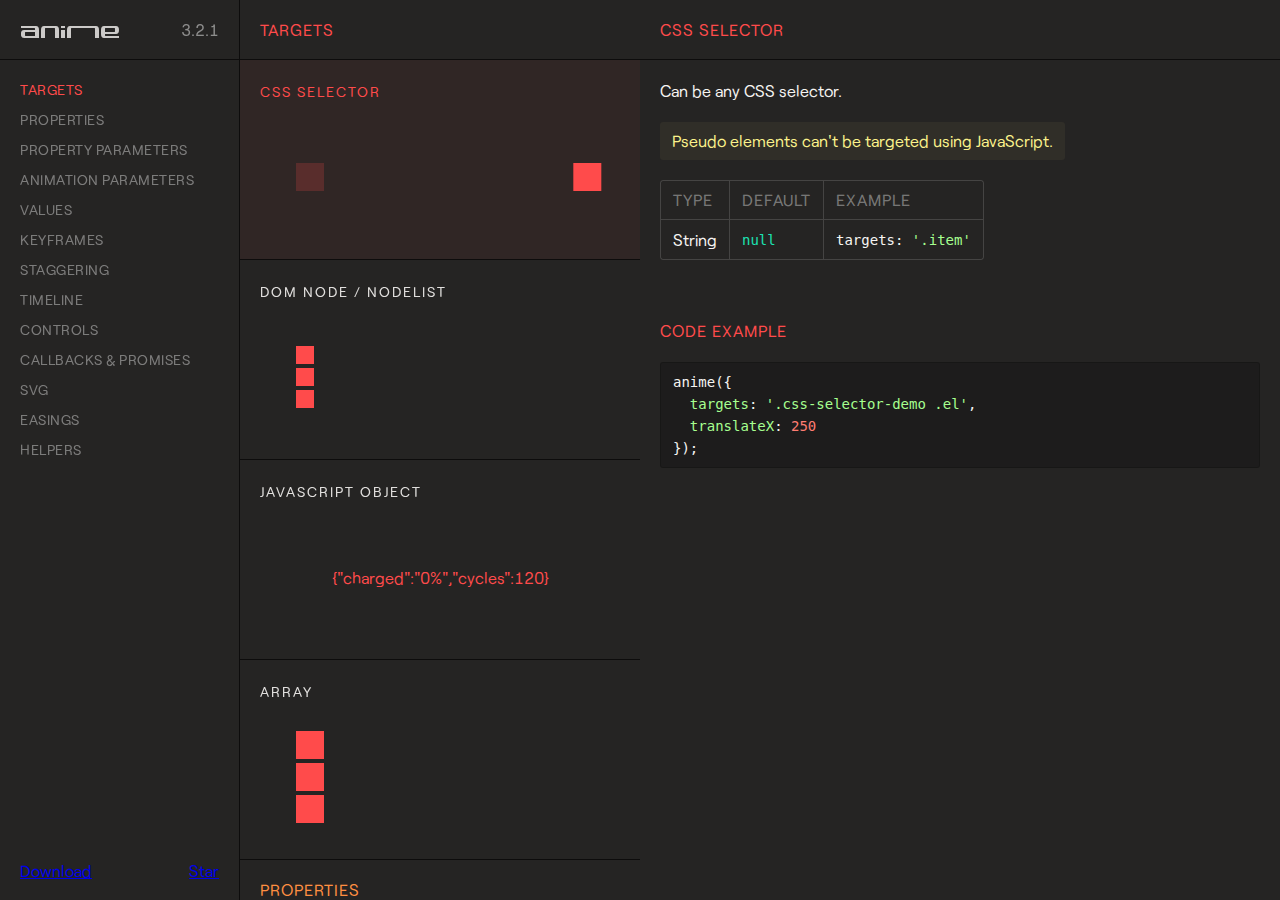
<file: final_website/animation/documentation/index.html>
<!DOCTYPE html>
<html>
<head>
  <title>Documentation | anime.js</title>
  <meta charset="utf-8">
  <meta name="viewport" content="width=device-width, initial-scale=1, maximum-scale=1">

  <meta property="og:title" content="anime.js">
  <meta property="og:url" content="https://animejs.com">
  <meta property="og:description" content="Javascript animation engine">
  <meta property="og:image" content="https://animejs.com/documentation/assets/img/social-media-image.png">

  <meta name="twitter:card" content="summary_large_image">
  <meta name="twitter:site" content="@juliangarnier">
  <meta name="twitter:creator" content="@juliangarnier">
  <meta name="twitter:title" content="anime.js">
  <meta name="twitter:description" content="Javascript animation engine">
  <meta name="twitter:image" content="https://animejs.com/documentation/assets/img/social-media-image.png">

  <link rel="apple-touch-icon-precomposed" href="assets/img/apple-touch-icon.png">
  <link rel="icon" type="image/png" href="assets/img/favicon.png" >

  <link href="//cloud.typenetwork.com/projects/2160/fontface.css/" rel="stylesheet" type="text/css">

  <link href="assets/css/animejs.css" rel="stylesheet">
  <link href="assets/css/anime-theme.css" rel="stylesheet">
  <link href="assets/css/documentation.css" rel="stylesheet">

  <script src="../lib/anime.min.js"></script>
</head>
<body>
  <div class="content">
    <header class="header">
    <a class="logo" href="https://github.com/juliangarnier/anime/">
      <img class="anime-mini-logo" src="assets/img/anime-mini-logo.svg" />
      <span class="version-number"></span>
    </a>
    </header>
    <section class="pane sidebar">
      <nav class="navigation"></nav>
      <div class="sidebar-info">
        <a class="github-button" href="https://github.com/juliangarnier/anime/archive/master.zip" data-color-scheme="no-preference: dark; light: dark; dark: dark;" data-icon="octicon-cloud-download" aria-label="Download juliangarnier/anime on GitHub">Download</a>
        <a class="github-button" href="https://github.com/juliangarnier/anime" data-color-scheme="no-preference: dark; light: dark; dark: dark;" data-show-count="true" aria-label="Star juliangarnier/anime on GitHub">Star</a>
      </div>
    </section>
    <section class="pane demos">

<!-- TARGETS -->
<article id="targets" class="color-targets">
  <header>
    <h2 class="demos-title">Targets</h2>
  </header>

<div id="cssSelector" class="demo">
  <h3 class="demo-title">CSS Selector</h3>
  <div class="demo-description">
    <p>Can be any CSS selector.</p>
    <p class="bubble warning">Pseudo elements can't be targeted using JavaScript.</p>
    <table>
      <thead>
        <td>Type</td>
        <td>Default</td>
        <td>Example</td>
      </thead>
      <tr>
        <td>String</td>
        <td><code>null</code></td>
        <td><code>targets: '.item'</code></td>
      </tr>
    </table>
  </div>
  <div class="demo-content css-selector-demo">
    <div class="line">
      <div class="square shadow"></div>
      <div class="square el"></div>
    </div>
  </div>
  <script>var cssSelector = function() {
/*DEMO*/
anime({
  targets: '.css-selector-demo .el',
  translateX: 250
});
/*DEMO*/
}
  </script>

</div>

<div id="domNode" class="demo">
  <h3 class="demo-title">DOM Node / NodeList</h3>
  <div class="demo-description">
    <p>
      Can be any DOM Node or NodeList.
    </p>
    <table>
      <thead>
        <td>Type</td>
        <td>Default</td>
        <td>Example</td>
      </thead>
      <tr>
        <td>DOM Node</td>
        <td><code>null</code></td>
        <td><code>targets: el.querySelector('.item')</code></td>
      </tr>
      <tr>
        <td>NodeList</td>
        <td><code>null</code></td>
        <td><code>targets: el.querySelectorAll('.item')</code></td>
      </tr>
    </table>
  </div>
  <div class="demo-content dom-node-demo">
    <div class="line">
      <div class="small square shadow"></div>
      <div class="small square el"></div>
    </div>
    <div class="line">
      <div class="small square shadow"></div>
      <div class="small square el"></div>
    </div>
    <div class="line">
      <div class="small square shadow"></div>
      <div class="small square el"></div>
    </div>
  </div>
  <script>var domNode = function() {
/*DEMO*/
var elements = document.querySelectorAll('.dom-node-demo .el');

anime({
  targets: elements,
  translateX: 270
});
/*DEMO*/
}
  </script>
</div>

<div id="JSobject" class="demo">
  <h3 class="demo-title">JavaScript Object</h3>
  <div class="demo-description">
    <p>
      A JavaScript Object with at least one property containing a numerical value.
    </p>
    <table>
      <thead>
        <td>Type</td>
        <td>Default</td>
        <td>Example</td>
      </thead>
      <tr>
        <td>Object</td>
        <td><code>null</code></td>
        <td><code>targets: myObjectProp</code></td>
      </tr>
    </table>
  </div>
  <div class="demo-content">
    <pre class="battery-log">{"charged":"0%","cycles":120}</pre>
  </div>
  <script>var JSobject = function() {
/*DEMO*/
var logEl = document.querySelector('.battery-log');

var battery = {
  charged: '0%',
  cycles: 120
}

anime({
  targets: battery,
  charged: '100%',
  cycles: 130,
  round: 1,
  easing: 'linear',
  update: function() {
    logEl.innerHTML = JSON.stringify(battery);
  }
});
/*DEMO*/
}
  </script>
<script>
</script>
</div>

<div id="array" class="demo">
  <h3 class="demo-title">Array</h3>
  <div class="demo-description">
    <p>
      An array containing multiple targets.
    </p>
    <p class="bubble info">
      Accepts mixed types. E.g. <code>['.el', domNode, jsObject]</code>
    </p>
    <table>
      <thead>
        <td>Type</td>
        <td>Default</td>
        <td>Example</td>
      </thead>
      <tr>
        <td>Array</td>
        <td><code>null</code></td>
        <td><code>targets: ['.item', el.getElementById('#thing')]</code></td>
      </tr>
    </table>
  </div>
  <div class="demo-content mixed-array-demo">
    <div class="line">
      <div class="square shadow"></div>
      <div class="square el el-01"></div>
    </div>
    <div class="line">
      <div class="square shadow"></div>
      <div class="square el el-02"></div>
    </div>
    <div class="line">
      <div class="square shadow"></div>
      <div class="square el el-03"></div>
    </div>
  </div>
  <script>var array = function() {
/*DEMO*/
var el = document.querySelector('.mixed-array-demo .el-01');

anime({
  targets: [el, '.mixed-array-demo .el-02', '.mixed-array-demo .el-03'],
  translateX: 250
});
/*DEMO*/
}
  </script>

</div>

</article>
<!-- -->

<!-- ANIMATABLE PROPERTIES -->
<article id="properties" class="color-properties">
<header>
  <h2 class="demos-title">Properties</h2>
</header>

<div id="cssProperties" class="demo">
  <h3 class="demo-title">CSS Properties</h3>
  <div class="demo-description">
    <p>
      Any CSS properties can be animated.
    </p>
    <p class="bubble warning">
      Most CSS properties will cause layout changes or repaint, and will result in choppy animation.
      Prioritize opacity and CSS transforms as much as possible.
    </p>
    <p>More details about accepted values in the <a class="color-values" href="#unitlessValue">values</a> section.</p>
    <table>
      <thead>
        <td>Example</td>
        <td>value</td>
      </thead>
      <tr>
        <td><code>opacity</code></td>
        <td><code>.5</code></td>
      </tr>
      <tr>
        <td><code>left</code></td>
        <td><code>'100px'</code></td>
      </tr>
    </table>
  </div>
  <div class="demo-content css-prop-demo">
    <div class="large square shadow"></div>
    <div class="large square el"></div>
  </div>
  <script>var cssProperties = function() {
/*DEMO*/
anime({
  targets: '.css-prop-demo .el',
  left: '240px',
  backgroundColor: '#FFF',
  borderRadius: ['0%', '50%'],
  easing: 'easeInOutQuad'
});
/*DEMO*/
}
  </script>
</div>

<div id="CSStransforms" class="demo">
  <h3 class="demo-title">CSS Transforms</h3>
  <div class="demo-description">
    <p>
      Animate CSS transforms properties individually.
    </p>
    <p class="bubble info">
      It's possible to specify different timing for each transforms properties, more details in the <a class="color-prop-params" href="#specificPropParameters">specific property parameters</a> section.
    </p>
    <p>More details about accepted values in the <a class="color-values" href="#unitlessValue">values</a> section.</p>
    <table>
      <thead>
        <td>Valid properties</td>
        <td>Default unit</td>
      </thead>
      <tr><td><code>'translateX'</code></td><td><code>'px'</code></td></tr>
      <tr><td><code>'translateY'</code></td><td><code>'px'</code></td></tr>
      <tr><td><code>'translateZ'</code></td><td><code>'px'</code></td></tr>
      <tr><td><code>'rotate'</code></td><td><code>'deg'</code></td></tr>
      <tr><td><code>'rotateX'</code></td><td><code>'deg'</code></td></tr>
      <tr><td><code>'rotateY'</code></td><td><code>'deg'</code></td></tr>
      <tr><td><code>'rotateZ'</code></td><td><code>'deg'</code></td></tr>
      <tr><td><code>'scale'</code></td><td><code>—</code></td></tr>
      <tr><td><code>'scaleX'</code></td><td><code>—</code></td></tr>
      <tr><td><code>'scaleY'</code></td><td><code>—</code></td></tr>
      <tr><td><code>'scaleZ'</code></td><td><code>—</code></td></tr>
      <tr><td><code>'skew'</code></td><td><code>'deg'</code></td></tr>
      <tr><td><code>'skewX'</code></td><td><code>'deg'</code></td></tr>
      <tr><td><code>'skewY'</code></td><td><code>'deg'</code></td></tr>
      <tr><td><code>'perspective'</code></td><td><code>'px'</code></td></tr>
    </table>
  </div>
  <div class="demo-content css-transforms-demo">
    <div class="square shadow"></div>
    <div class="square el"></div>
  </div>
  <script>var CSStransforms = function() {
/*DEMO*/
anime({
  targets: '.css-transforms-demo .el',
  translateX: 250,
  scale: 2,
  rotate: '1turn'
});
/*DEMO*/
}
  </script>
</div>

<div id="JSobjProp" class="demo">
  <h3 class="demo-title">Object properties</h3>
  <div class="demo-description">
    <p>
      Any Object property containing a numerical value can be animated.<br>
      More details about accepted values in the <a class="color-values" href="#unitlessValue">values</a> section.
    </p>
    <table>
      <thead>
        <td>Example</td>
        <td>value</td>
      </thead>
      <tr>
        <td><code>prop1</code></td>
        <td><code>50</code></td>
      </tr>
      <tr>
        <td><code>'prop2'</code></td>
        <td><code>'100%'</code></td>
      </tr>
    </table>
  </div>
  <div class="demo-content">
    <pre class="js-object-log">{"prop1":0,"prop2":"0%"}</pre>
  </div>
  <script>var JSobjProp = function() {
/*DEMO*/
var objPropLogEl = document.querySelector('.js-object-log');

var myObject = {
  prop1: 0,
  prop2: '0%'
}

anime({
  targets: myObject,
  prop1: 50,
  prop2: '100%',
  easing: 'linear',
  round: 1,
  update: function() {
    objPropLogEl.innerHTML = JSON.stringify(myObject);
  }
});
/*DEMO*/
}
  </script>
</div>

<div id="domAttr" class="demo">
  <h3 class="demo-title">DOM Attributes</h3>
  <div class="demo-description">
    <p>
      Any DOM Attributes containing a numerical value can be animated.<br>
      More details about accepted values in the <a class="color-values" href="#unitlessValue">values</a> section.
    </p>
    <table>
      <thead>
        <td>Example</td>
        <td>value</td>
      </thead>
      <tr>
        <td><code>value</code></td>
        <td><code>1000</code></td>
      </tr>
      <tr>
        <td><code>volume</code></td>
        <td><code>0</code></td>
      </tr>
      <tr>
        <td><code>data-custom</code></td>
        <td><code>'3 dogs'</code></td>
      </tr>
    </table>
  </div>
  <div class="demo-content dom-attribute-demo">
    <input class="el text-output" value="0"></input>
  </div>
  <script>var domAttr = function() {
/*DEMO*/
anime({
  targets: '.dom-attribute-demo input',
  value: [0, 1000],
  round: 1,
  easing: 'easeInOutExpo'
});
/*DEMO*/
}
  </script>
</div>

<div id="svgAttr" class="demo">
  <h3 class="demo-title">SVG Attributes</h3>
  <div class="demo-description">
    <p>
      Like any other <a class="color-properties" href="#domAttr">DOM attributes</a>, all SVG attributes containing at least one numerical value can be animated.<br>
      More details about accepted values in the <a class="color-values" href="#unitlessValue">values</a> section and SVG animation in the <a class="color-svg" href="#motionPath">SVG</a> section.
    </p>
    <table>
      <thead>
        <td>Example</td>
        <td>value</td>
      </thead>
      <tr>
        <td><code>points</code></td>
        <td><code>'64 68.64 8.574 100 63.446 67.68 64 4 64.554 67.68 119.426 100'</code></td>
      </tr>
      <tr>
        <td><code>scale</code></td>
        <td><code>1</code></td>
      </tr>
      <tr>
        <td><code>baseFrequency</code></td>
        <td><code>0</code></td>
      </tr>
    </table>
  </div>
  <div class="demo-content align-center svg-attributes-demo">
<svg width="128" height="128" viewBox="0 0 128 128">
  <filter id="displacementFilter">
    <feTurbulence type="turbulence" baseFrequency=".05" numOctaves="2" result="turbulence"/>
    <feDisplacementMap in2="turbulence" in="SourceGraphic" scale="15" xChannelSelector="R" yChannelSelector="G"/>
  </filter>
  <polygon points="64 68.64 8.574 100 63.446 67.68 64 4 64.554 67.68 119.426 100" style="filter: url(#displacementFilter)" fill="currentColor"/>
</svg>
  </div>
  <script>var svgAttr = function() {
  // Needed to reset demo
  var polyEl = document.querySelector('.svg-attributes-demo polygon');
  var feTurbulenceEl = document.querySelector('feTurbulence');
  var feDisplacementMap = document.querySelector('feDisplacementMap');
  polyEl.setAttribute('points', '64 68.64 8.574 100 63.446 67.68 64 4 64.554 67.68 119.426 100');
  feTurbulenceEl.setAttribute('baseFrequency', '.05');
  feDisplacementMap.setAttribute('scale', '15');
/*DEMO*/
anime({
  targets: ['.svg-attributes-demo polygon', 'feTurbulence', 'feDisplacementMap'],
  points: '64 128 8.574 96 8.574 32 64 0 119.426 32 119.426 96',
  baseFrequency: 0,
  scale: 1,
  loop: true,
  direction: 'alternate',
  easing: 'easeInOutExpo'
});
/*DEMO*/
}
  </script>

</div>

</article>
<!-- -->

<!-- PROPERTY PARAMETERS -->
<article id="propertyParameters" class="color-prop-params">
  <header>
    <h2 class="demos-title">Property parameters</h2>
  </header>

<div id="duration" class="demo">
  <h3 class="demo-title">Duration</h3>
  <div class="demo-description">
    <p>
      Defines the duration in milliseconds of the animation.
    </p>
    <table>
      <thead>
        <td>Type</td>
        <td>Default</td>
        <td>Example</td>
      </thead>
      <tr>
        <td>Number</td>
        <td><code>1000</code></td>
        <td><code>3000</code></td>
      </tr>
      <tr>
        <td>anime.stagger</td>
        <td>See <a class="color-staggering" href="#staggeringBasics">staggering</a> section</td>
        <td><code>anime.stagger(150)</code></td>
      </tr>
      <tr>
        <td>Function</td>
        <td>See <a class="color-prop-params" href="#functionBasedParameters">function based parameters</a> section</td>
        <td><code>(el, i) => i * 150</code></td>
      </tr>
    </table>
  </div>
  <div class="demo-content duration-demo">
    <div class="label">3000 ms</div>
    <div class="square shadow"></div>
    <div class="square el"></div>
  </div>
  <script>var duration = function() {
/*DEMO*/
anime({
  targets: '.duration-demo .el',
  translateX: 250,
  duration: 3000
});
/*DEMO*/
}
  </script>
</div>

<div id="delay" class="demo">
  <h3 class="demo-title">Delay</h3>
  <div class="demo-description">
    <p>
      Defines the delay in milliseconds of the animation.
    </p>
    <table>
      <thead>
        <td>Type</td>
        <td>Default</td>
        <td>Example</td>
      </thead>
      <tr>
        <td>Number</td>
        <td><code>0</code></td>
        <td><code>1000</code></td>
      </tr>
      <tr>
        <td>anime.stagger</td>
        <td>See <a class="color-staggering" href="#staggeringBasics">staggering</a> section</td>
        <td><code>anime.stagger(150)</code></td>
      </tr>
      <tr>
        <td>Function</td>
        <td>See <a class="color-prop-params" href="#functionBasedParameters">function based parameters</a> section</td>
        <td><code>(el, i) => i * 150</code></td>
      </tr>
    </table>
  </div>
  <div class="demo-content delay-demo">
    <div class="label">1000 ms</div>
    <div class="square shadow"></div>
    <div class="square el"></div>
  </div>
  <script>var delay = function() {
/*DEMO*/
anime({
  targets: '.delay-demo .el',
  translateX: 250,
  delay: 1000
});
/*DEMO*/
}
  </script>
</div>

<div id="endDelay" class="demo">
  <h3 class="demo-title">end delay</h3>
  <div class="demo-description">
    <p>
      Adds some extra time in milliseconds at the end of the animation.
    </p>
    <table>
      <thead>
        <td>Type</td>
        <td>Default</td>
        <td>Example</td>
      </thead>
      <tr>
        <td>Number</td>
        <td><code>0</code></td>
        <td><code>1000</code></td>
      </tr>
      <tr>
        <td>anime.stagger</td>
        <td>See <a class="color-staggering" href="#staggeringBasics">staggering</a> section</td>
        <td><code>anime.stagger(150)</code></td>
      </tr>
      <tr>
        <td>Function</td>
        <td>See <a class="color-prop-params" href="#functionBasedParameters">function based parameters</a> section</td>
        <td><code>(el, i) => i * 150</code></td>
      </tr>
    </table>
  </div>
  <div class="demo-content end-delay-demo">
    <div class="label">1000 ms</div>
    <div class="square shadow"></div>
    <div class="square el"></div>
  </div>
  <script>var endDelay = function() {
/*DEMO*/
anime({
  targets: '.end-delay-demo .el',
  translateX: 250,
  endDelay: 1000,
  direction: 'alternate'
});
/*DEMO*/
}
  </script>

</div>

<div id="easing" class="demo">
  <h3 class="demo-title">Easing</h3>
  <div class="demo-description">
    <p>
      Defines the timing function of the animation.
    </p>
    <p class="bubble info">
      Check out the <a class="color-easings" href="#linearEasing">easings</a> section for a complete list of available easing and parameters.
    </p>
    <table>
      <thead>
        <td>Type</td>
        <td>Default</td>
        <td>Example</td>
      </thead>
      <tr>
        <td>String</td>
        <td><code>'easeOutElastic(1, .5)'</code></td>
        <td><code>easing: 'easeInOutQuad'</code></td>
      </tr>
    </table>
  </div>
  <div class="demo-content easing-demo">
    <div class="label">easeInOutExpo</div>
    <div class="square shadow"></div>
    <div class="square el"></div>
  </div>
  <script>var easing = function() {
/*DEMO*/
anime({
  targets: '.easing-demo .el',
  translateX: 250,
  easing: 'easeInOutExpo'
});
/*DEMO*/
}
  </script>

</div>

<div id="round" class="demo">
  <h3 class="demo-title">Round</h3>
  <div class="demo-description">
    <p>
      Rounds up the value to x decimals.
    </p>
    <table>
      <thead>
        <td>Type</td>
        <td>Default</td>
        <td>Example</td>
      </thead>
      <tr>
        <td>Number</td>
        <td><code>0</code></td>
        <td><code>round: 10</code></td>
      </tr>
    </table>
  </div>
  <div class="demo-content">
    <pre class="round-log">0</pre>
  </div>
  <script>var round = function() {
/*DEMO*/
var roundLogEl = document.querySelector('.round-log');

anime({
  targets: roundLogEl,
  innerHTML: [0, 10000],
  easing: 'linear',
  round: 10 // Will round the animated value to 1 decimal
});
/*DEMO*/
}
  </script>
</div>

<div id="specificPropParameters" class="demo">
  <h3 class="demo-title">Specific property parameters</h3>
  <div class="demo-description">
    <p>
      Defines specific parameters to each property of the animation using an Object as value.<br>
      Other properties that aren't specified in the Object are inheritted from the main animation.
    </p>
    <table>
      <thead>
        <td>Type</td>
        <td>Example</td>
      </thead>
      <tr>
        <td>Object</td>
<td><code>rotate: {
  value: 360,
  duration: 1800,
  easing: 'easeInOutSine'
}</code></td>
      </tr>
    </table>
  </div>
  <div class="demo-content specific-prop-params-demo">
    <div class="square shadow"></div>
    <div class="square el"></div>
  </div>
  <script>var specificPropParameters = function() {
/*DEMO*/
anime({
  targets: '.specific-prop-params-demo .el',
  translateX: {
    value: 250,
    duration: 800
  },
  rotate: {
    value: 360,
    duration: 1800,
    easing: 'easeInOutSine'
  },
  scale: {
    value: 2,
    duration: 1600,
    delay: 800,
    easing: 'easeInOutQuart'
  },
  delay: 250 // All properties except 'scale' inherit 250ms delay
});
/*DEMO*/
}
  </script>

</div>

<div id="functionBasedParameters" class="demo">
  <h3 class="demo-title">Function based parameters</h3>
  <div class="demo-description">
    <p>
      Get different values for every target and property of the animation.
    </p>
    <p>
      The function accepts 3 arguments:
    </p>
    <table>
      <thead>
        <td>Arguments</td>
        <td>Infos</td>
      </thead>
      <tr>
        <td><code>target</code></td>
        <td>The curent animated targeted element</td>
      </tr>
      <tr>
        <td><code>index</code></td>
        <td>The index of the animated targeted element</td>
      </tr>
      <tr>
        <td><code>targetsLength</code></td>
        <td>The total number of animated targets</td>
      </tr>
    </table>
    <p class="bubble info">
      See <a class="color-staggering" href="#staggeringBasics">staggering</a> section for easier values manipulation.
    </p>
  </div>
  <div class="demo-content function-based-params-demo">
    <div class="line">
      <div class="small label">delay = 0 * 100</div>
      <div class="small square shadow"></div>
      <div class="small square el"></div>
    </div>
    <div class="line">
      <div class="small label">delay = 1 * 100</div>
      <div class="small square shadow"></div>
      <div class="small square el"></div>
    </div>
    <div class="line">
      <div class="small label">delay = 2 * 100</div>
      <div class="small square shadow"></div>
      <div class="small square el"></div>
    </div>
  </div>
  <script>var functionBasedParameters = function() {
/*DEMO*/
anime({
  targets: '.function-based-params-demo .el',
  translateX: 270,
  direction: 'alternate',
  loop: true,
  delay: function(el, i, l) {
    return i * 100;
  },
  endDelay: function(el, i, l) {
    return (l - i) * 100;
  }
});
/*DEMO*/
}
  </script>

</div>

</article>
<!-- -->

<!-- ANIMATION PARAMETERS -->
<article id="animationParameters" class="color-anim-params">
  <header>
    <h2 class="demos-title">Animation parameters</h2>
  </header>

<div id="direction" class="demo">
  <h3 class="demo-title">Direction</h3>
  <div class="demo-description">
    <p>
      Defines the direction of the animation.
    </p>
    <table>
      <thead>
        <td>Accepts</td>
        <td>Infos</td>
      </thead>
      <tr>
        <td><code>'normal'</code></td>
        <td>Animation progress goes from 0 to 100%</td>
      </tr>
      <tr>
        <td><code>'reverse'</code></td>
        <td>Animation progress goes from 100% to 0%</td>
      </tr>
      <tr>
        <td><code>'alternate'</code></td>
        <td>Animation progress goes from 0% to 100% then goes back to 0%</td>
      </tr>
    </table>
  </div>
  <div class="demo-content">
    <div class="line">
      <div class="label">normal</div>
      <div class="square shadow"></div>
      <div class="square el dir-normal"></div>
    </div>
    <div class="line">
      <div class="label">reverse</div>
      <div class="square shadow"></div>
      <div class="square el dir-reverse"></div>
    </div>
    <div class="line">
      <div class="label">alternate</div>
      <div class="square shadow"></div>
      <div class="square el dir-alternate"></div>
    </div>
  </div>
  <script>var direction = function() {
/*DEMO*/
anime({
  targets: '.dir-normal',
  translateX: 250,
  easing: 'easeInOutSine'
});

anime({
  targets: '.dir-reverse',
  translateX: 250,
  direction: 'reverse',
  easing: 'easeInOutSine'
});

anime({
  targets: '.dir-alternate',
  translateX: 250,
  direction: 'alternate',
  easing: 'easeInOutSine'
});
/*DEMO*/
}
  </script>

</div>

<div id="loop" class="demo">
  <h3 class="demo-title">Loop</h3>
  <div class="demo-description">
    <p>
      Defines the number of iterations of your animation.
    </p>
    <table>
      <thead>
        <td>Accepts</td>
        <td>Infos</td>
      </thead>
      <tr>
        <td><code>Number</code></td>
        <td>The number of iterations</td>
      </tr>
      <tr>
        <td><code>true</code></td>
        <td>Loop indefinitely</td>
      </tr>
    </table>
  </div>
  <div class="demo-content">
    <div class="line">
      <div class="small label">normal 3 times</div>
      <div class="small square shadow"></div>
      <div class="small square el loop"></div>
    </div>
    <div class="line">
      <div class="small label">reverse 3 times</div>
      <div class="small square shadow"></div>
      <div class="small square el loop-reverse"></div>
    </div>
    <div class="line">
      <div class="small label">alternate 3 times</div>
      <div class="small square shadow"></div>
      <div class="small square el loop-alternate"></div>
    </div>
    <div class="line">
      <div class="small label">normal inifinite</div>
      <div class="small square shadow"></div>
      <div class="small square el loop-infinity"></div>
    </div>
    <div class="line">
      <div class="small label">inifinite reverse</div>
      <div class="small square shadow"></div>
      <div class="small square el loop-reverse-infinity"></div>
    </div>
    <div class="line">
      <div class="small label">inifinite alternate</div>
      <div class="small square shadow"></div>
      <div class="small square el loop-alternate-infinity"></div>
    </div>
  </div>
  <script>var loop = function() {
/*DEMO*/
anime({
  targets: '.loop',
  translateX: 270,
  loop: 3,
  easing: 'easeInOutSine'
});

anime({
  targets: '.loop-infinity',
  translateX: 270,
  loop: true,
  easing: 'easeInOutSine'
});

anime({
  targets: '.loop-reverse',
  translateX: 270,
  loop: 3,
  direction: 'reverse',
  easing: 'easeInOutSine'
});

anime({
  targets: '.loop-reverse-infinity',
  translateX: 270,
  direction: 'reverse',
  loop: true,
  easing: 'easeInOutSine'
});

anime({
  targets: '.loop-alternate',
  translateX: 270,
  loop: 3,
  direction: 'alternate',
  easing: 'easeInOutSine'
});

anime({
  targets: '.loop-alternate-infinity',
  translateX: 270,
  direction: 'alternate',
  loop: true,
  easing: 'easeInOutSine'
});
/*DEMO*/
}
  </script>
</div>

<div id="autoplay" class="demo">
  <h3 class="demo-title">Autoplay</h3>
  <div class="demo-description">
    <p>
      Defines if the animation should automatically starts or not.
    </p>
    <table>
      <thead>
        <td>Accepts</td>
        <td>Infos</td>
      </thead>
      <tr>
        <td><code>true</code></td>
        <td>Automatically starts the animation</td>
      </tr>
      <tr>
        <td><code>false</code></td>
        <td>Animation is paused by default</td>
      </tr>
    </table>
  </div>
  <div class="demo-content">
    <div class="line">
      <div class="label">autoplay: true</div>
      <div class="square shadow"></div>
      <div class="square el autoplay-true"></div>
    </div>
    <div class="line">
      <div class="label">autoplay: false</div>
      <div class="square shadow"></div>
      <div class="square el autoplay-false"></div>
    </div>
  </div>
  <script>var autoplay = function() {
/*DEMO*/
anime({
  targets: '.autoplay-true',
  translateX: 250,
  autoplay: true,
  easing: 'easeInOutSine'
});

anime({
  targets: '.autoplay-false',
  translateX: 250,
  autoplay: false,
  easing: 'easeInOutSine'
});
/*DEMO*/
}
  </script>
</div>

</article>
<!-- -->

<!-- VALUES -->
<article id="values" class="color-values">
<header>
  <h2 class="demos-title">Values</h2>
</header>

<div id="unitlessValue" class="demo">
  <h3 class="demo-title">Unitless</h3>
  <div class="demo-description">
    <p>
      If the original value has a unit, it will be automatically added to the animated value.
    </p>
    <table>
      <thead>
        <td>Type</td>
        <td>Example</td>
      </thead>
      <tr>
        <td>Number</td>
        <td><code>translateX: 250</code></td>
      </tr>
    </table>
  </div>
  <div class="demo-content unitless-values-demo">
    <div class="circle shadow"></div>
    <div class="circle el"></div>
  </div>
  <script>var unitlessValue = function() {
/*DEMO*/
anime({
  targets: '.unitless-values-demo .el',
  translateX: 250, // -> '250px'
  rotate: 540 // -> '540deg'
});
/*DEMO*/
}
  </script>

</div>

<div id="specificUnitValue" class="demo">
  <h3 class="demo-title">Specific unit</h3>
  <div class="demo-description">
    <p>
      Forces the animation to use a certain unit and will automatically convert the initial target value.
    </p>
    <p class="bubble warning">
      Conversion accuracy can vary depending of the unit used.<br>
      You can also define the initial value of the animation directly using an array, see the <a href="#fromToValues" class="color-values">from to values</a> section.
    </p>
    <table>
      <thead>
        <td>Type</td>
        <td>Example</td>
      </thead>
      <tr>
        <td>String</td>
        <td><code>width: '100%'</code></td>
      </tr>
    </table>
  </div>
  <div class="demo-content specific-unit-values-demo">
    <div class="square shadow"></div>
    <div class="square el"></div>
  </div>
  <script>var specificUnitValue = function() {
/*DEMO*/
anime({
  targets: '.specific-unit-values-demo .el',
  width: '100%', // -> from '28px' to '100%',
  easing: 'easeInOutQuad',
  direction: 'alternate',
  loop: true
});
/*DEMO*/
}
  </script>

</div>

<div id="relativeValues" class="demo">
  <h3 class="demo-title">Relative</h3>
  <div class="demo-description">
    <p>
      Adds, substracts or multiplies the original value.
    </p>
    <table>
      <thead>
        <td>Accepts</td>
        <td>Effect</td>
        <td>Example</td>
      </thead>
      <tr>
        <td><code>'+='</code></td>
        <td>Add</td>
        <td><code>'+=100'</code></td>
      </tr>
      <tr>
        <td><code>'-='</code></td>
        <td>Substract</td>
        <td><code>'-=2turn'</code></td>
      </tr>
      <tr>
        <td><code>'*='</code></td>
        <td>Multiply</td>
        <td><code>'*=10'</code></td>
      </tr>
    </table>
  </div>
  <div class="demo-content">
    <div class="circle shadow"></div>
    <div class="circle el relative-values"></div>
  </div>
  <script>var relativeValues = function() {
/*DEMO*/
var relativeEl = document.querySelector('.el.relative-values');
relativeEl.style.transform = 'translateX(100px)';

anime({
  targets: '.el.relative-values',
  translateX: {
    value: '*=2.5', // 100px * 2.5 = '250px'
    duration: 1000
  },
  width: {
    value: '-=20px', // 28 - 20 = '8px'
    duration: 1800,
    easing: 'easeInOutSine'
  },
  rotate: {
    value: '+=2turn', // 0 + 2 = '2turn'
    duration: 1800,
    easing: 'easeInOutSine'
  },
  direction: 'alternate'
});
/*DEMO*/
}
  </script>

</div>

<div id="colors" class="demo">
  <h3 class="demo-title">Colors</h3>
  <div class="demo-description">
    <p>
      <i>anime.js</i> accepts and converts Hexadecimal, RGB, RGBA, HSL, and HSLA color values.
    </p>
    <p class="bubble warning">
      CSS color codes ( e.g. : <code>'red', 'yellow', 'aqua'</code> ) are not supported.
    </p>
    <table>
      <thead>
        <td>Accepts</td>
        <td>Example</td>
      </thead>
      <tr>
        <td>Hexadecimal</td>
        <td><code>'#FFF'</code> or <code>'#FFFFFF'</code></td>
      </tr>
      <tr>
        <td>RGB</td>
        <td><code>'rgb(255, 255, 255)'</code></td>
      </tr>
      <tr>
        <td>RGBA</td>
        <td><code>'rgba(255, 255, 255, .2)'</code></td>
      </tr>
      <tr>
        <td>HSL</td>
        <td><code>'hsl(0, 100%, 100%)'</code></td>
      </tr>
      <tr>
        <td>HSLA</td>
        <td><code>'hsla(0, 100%, 100%, .2)'</code></td>
      </tr>
    </table>
  </div>
  <div class="demo-content colors-demo">
    <div class="line">
      <div class="small label">HEX</div>
      <div class="small circle shadow"></div>
      <div class="small circle el color-hex"></div>
    </div>
    <div class="line">
      <div class="small label">RGB</div>
      <div class="small circle shadow"></div>
      <div class="small circle el color-rgb"></div>
    </div>
    <div class="line">
      <div class="small label">HSL</div>
      <div class="small circle shadow"></div>
      <div class="small circle el color-hsl"></div>
    </div>
    <div class="line">
      <div class="small label">RGBA</div>
      <div class="small circle shadow"></div>
      <div class="small circle el color-rgba"></div>
    </div>
    <div class="line">
      <div class="small label">HSLA</div>
      <div class="small circle shadow"></div>
      <div class="small circle el color-hsla"></div>
    </div>
  </div>
  <script>var colors = function() {
/*DEMO*/
var colorsExamples = anime.timeline({
  endDelay: 1000,
  easing: 'easeInOutQuad',
  direction: 'alternate',
  loop: true
})
.add({ targets: '.color-hex',  background: '#FFF' }, 0)
.add({ targets: '.color-rgb',  background: 'rgb(255,255,255)' }, 0)
.add({ targets: '.color-hsl',  background: 'hsl(0, 100%, 100%)' }, 0)
.add({ targets: '.color-rgba', background: 'rgba(255,255,255, .2)' }, 0)
.add({ targets: '.color-hsla', background: 'hsla(0, 100%, 100%, .2)' }, 0)
.add({ targets: '.colors-demo .el', translateX: 270 }, 0);
/*DEMO*/
}
  </script>

</div>

<div id="fromToValues" class="demo">
  <h3 class="demo-title">From To</h3>
  <div class="demo-description">
    <p>
      Forces the animation to start at a specified value.
    </p>
    <table>
      <thead>
        <td>Type</td>
        <td>Example</td>
      </thead>
      <tr>
        <td><code>Array</code></td>
        <td><code>['50%', '100%']</code></td>
      </tr>
    </table>
  </div>
  <div class="demo-content">
    <div class="circle shadow"></div>
    <div class="circle el from-to-values"></div>
  </div>
  <script>var fromToValues = function() {
/*DEMO*/
anime({
  targets: '.el.from-to-values',
  translateX: [100, 250], // from 100 to 250
  delay: 500,
  direction: 'alternate',
  loop: true
});
/*DEMO*/
}
  </script>

</div>

<div id="functionBasedPropVal" class="demo">
  <h3 class="demo-title">Function based values</h3>
  <div class="demo-description">
    <p>
      Get different values for every target and property of the animation.
    </p>
    <p>
      The function accepts 3 arguments:
    </p>
    <table>
      <thead>
        <td>Arguments</td>
        <td>Infos</td>
      </thead>
      <tr>
        <td><code>target</code></td>
        <td>The curently animated targeted element</td>
      </tr>
      <tr>
        <td><code>index</code></td>
        <td>The index of the animated targeted element</td>
      </tr>
      <tr>
        <td><code>targetsLength</code></td>
        <td>The total number of animated targets</td>
      </tr>
    </table>
  </div>
  <div class="demo-content function-based-values-demo">
    <div class="line">
      <div class="small circle shadow"></div>
      <div data-x="170" class="small circle el"></div>
    </div>
    <div class="line">
      <div class="small circle shadow"></div>
      <div data-x="80" class="small circle el"></div>
    </div>
    <div class="line">
      <div class="small circle shadow"></div>
      <div data-x="270" class="small circle el"></div>
    </div>
  </div>
  <script>var functionBasedPropVal = function() {
/*DEMO*/
anime({
  targets: '.function-based-values-demo .el',
  translateX: function(el) {
    return el.getAttribute('data-x');
  },
  translateY: function(el, i) {
    return 50 + (-50 * i);
  },
  scale: function(el, i, l) {
    return (l - i) + .25;
  },
  rotate: function() { return anime.random(-360, 360); },
  borderRadius: function() { return ['50%', anime.random(10, 35) + '%']; },
  duration: function() { return anime.random(1200, 1800); },
  delay: function() { return anime.random(0, 400); },
  direction: 'alternate',
  loop: true
});
/*DEMO*/
}
  </script>

</div>

</article>
<!-- -->

<!-- KEYFRAMES -->
<article id="keyframes" class="color-keyframes">
<header>
  <h2 class="demos-title">Keyframes</h2>
</header>

<div id="animationKeyframes" class="demo">
  <h3 class="demo-title">Animation keyframes</h3>
  <div class="demo-description">
    <p>
      Animation keyframes are defined using an Array, within the <code>keyframes</code> property.
    </p>
    <p class="bubble info">
      If there is no duration specified inside the keyframes, each keyframe duration will be equal to the animation's total duration divided by the number of keyframes.
    </p>
    <table>
      <thead>
        <td>Type</td>
        <td>Example</td>
      </thead>
      <tr>
        <td><code>Array</code></td>
        <td><code>[
  {value: 100, easing: 'easeOutExpo'},
  {value: 200, delay: 500},
  {value: 300, duration: 1000}
]</code></td>
      </tr>
    </table>
  </div>
  <div class="demo-content animation-keyframes-demo">
    <div class="circle shadow"></div>
    <div class="circle el keyframes"></div>
  </div>
  <script>var animationKeyframes = function() {
/*DEMO*/
anime({
  targets: '.animation-keyframes-demo .el',
  keyframes: [
    {translateY: -40},
    {translateX: 250},
    {translateY: 40},
    {translateX: 0},
    {translateY: 0}
  ],
  duration: 4000,
  easing: 'easeOutElastic(1, .8)',
  loop: true
});
/*DEMO*/
}
  </script>
</div>

<div id="propertyKeyframes" class="demo">
  <h3 class="demo-title">Property keyframes</h3>
  <div class="demo-description">
    <p>
      Similar to <a class="color-keyframes" href="#animationKeyframes">animation keyframes</a>, property keyframes are defined using an Array of property Object. Property keyframes allow overlapping animations since each property have its own keyframes array.
    </p>
    <p class="bubble info">
      If there is no duration specified inside the keyframes, each keyframe duration will be equal to the animation's total duration divided by the number of keyframes.
    </p>
    <table>
      <thead>
        <td>Type</td>
        <td>Example</td>
      </thead>
      <tr>
        <td><code>Array</code></td>
        <td><code>[
  {value: 100, easing: 'easeOutExpo'},
  {value: 200, delay: 500},
  {value: 300, duration: 1000}
]</code></td>
      </tr>
    </table>
  </div>
  <div class="demo-content property-keyframes-demo">
    <div class="circle shadow"></div>
    <div class="circle el keyframes"></div>
  </div>
  <script>var propertyKeyframes = function() {
/*DEMO*/
anime({
  targets: '.property-keyframes-demo .el',
  translateX: [
    { value: 250, duration: 1000, delay: 500 },
    { value: 0, duration: 1000, delay: 500 }
  ],
  translateY: [
    { value: -40, duration: 500 },
    { value: 40, duration: 500, delay: 1000 },
    { value: 0, duration: 500, delay: 1000 }
  ],
  scaleX: [
    { value: 4, duration: 100, delay: 500, easing: 'easeOutExpo' },
    { value: 1, duration: 900 },
    { value: 4, duration: 100, delay: 500, easing: 'easeOutExpo' },
    { value: 1, duration: 900 }
  ],
  scaleY: [
    { value: [1.75, 1], duration: 500 },
    { value: 2, duration: 50, delay: 1000, easing: 'easeOutExpo' },
    { value: 1, duration: 450 },
    { value: 1.75, duration: 50, delay: 1000, easing: 'easeOutExpo' },
    { value: 1, duration: 450 }
  ],
  easing: 'easeOutElastic(1, .8)',
  loop: true
});
/*DEMO*/
}
  </script>
</div>

</article>
<!-- -->

<!-- STAGGERING -->
<article id="staggering" class="color-staggering">
<header>
  <h2 class="demos-title">Staggering</h2>
</header>

<div id="staggeringBasics" class="demo">
  <h3 class="demo-title">Staggering basics</h3>
  <div class="demo-description">
    <p>
      Staggering allows you to animate multiple elements with <a href="https://en.wikipedia.org/wiki/Follow_through_and_overlapping_action">follow through and overlapping action</a>.
    </p>
    <pre><code>anime.stagger(value, options)</code></pre>
    <table>
      <thead>
        <td>Arguments</td>
        <td>Type</td>
        <td>Info</td>
        <td>Required</td>
      </thead>
      <tr>
        <td>Value</td>
        <td><code>Number</code>, <code>String</code>, <code>Array</code></td>
        <td>The manipulated value(s)</td>
        <td>Yes</td>
      </tr>
      <tr>
        <td>Options</td>
        <td><code>Object</code></td>
        <td>Stagger parameters</td>
        <td>No</td>
      </tr>
    </table>
  </div>
  <div class="demo-content basic-staggering-demo">
    <div class="line">
      <div class="label">delay = (100 * 0) ms</div>
      <div class="small square shadow"></div>
      <div class="small square el"></div>
    </div>
    <div class="line">
      <div class="label">delay = (100 * 1) ms</div>
      <div class="small square shadow"></div>
      <div class="small square el"></div>
    </div>
    <div class="line">
      <div class="label">delay = (100 * 2) ms</div>
      <div class="small square shadow"></div>
      <div class="small square el"></div>
    </div>
    <div class="line">
      <div class="label">delay = (100 * 3) ms</div>
      <div class="small square shadow"></div>
      <div class="small square el"></div>
    </div>
    <div class="line">
      <div class="label">delay = (100 * 4) ms</div>
      <div class="small square shadow"></div>
      <div class="small square el"></div>
    </div>
    <div class="line">
      <div class="label">delay = (100 * 5) ms</div>
      <div class="small square shadow"></div>
      <div class="small square el"></div>
    </div>
  </div>
  <script>var staggeringBasics = function() {
/*DEMO*/
anime({
  targets: '.basic-staggering-demo .el',
  translateX: 270,
  delay: anime.stagger(100) // increase delay by 100ms for each elements.
});
/*DEMO*/
}
  </script>
</div>

<div id="staggeringStartValue" class="demo">
  <h3 class="demo-title">Start value</h3>
  <div class="demo-description">
    <p>
      Starts the staggering effect from a specific value.
    </p>
    <pre><code>anime.stagger(value, {start: startValue})</code></pre>
    <table>
      <thead>
        <td>Types</td>
        <td>Info</td>
      </thead>
      <tr>
        <td><code>Number</code>, <code>String</code>
        <td>Same as propety values, see <a href="#unitlessValue" class="color-values">values section</a></td>
      </tr>
    </table>
  </div>
  <div class="demo-content staggering-start-value-demo">
    <div class="line">
      <div class="label">delay = 500 + (100 * 0) ms</div>
      <div class="small square shadow"></div>
      <div class="small square el"></div>
    </div>
    <div class="line">
      <div class="label">delay = 500 + (100 * 1) ms</div>
      <div class="small square shadow"></div>
      <div class="small square el"></div>
    </div>
    <div class="line">
      <div class="label">delay = 500 + (100 * 2) ms</div>
      <div class="small square shadow"></div>
      <div class="small square el"></div>
    </div>
    <div class="line">
      <div class="label">delay = 500 + (100 * 3) ms</div>
      <div class="small square shadow"></div>
      <div class="small square el"></div>
    </div>
    <div class="line">
      <div class="label">delay = 500 + (100 * 4) ms</div>
      <div class="small square shadow"></div>
      <div class="small square el"></div>
    </div>
    <div class="line">
      <div class="label">delay = 500 + (100 * 5) ms</div>
      <div class="small square shadow"></div>
      <div class="small square el"></div>
    </div>
  </div>
  <script>var staggeringStartValue = function() {
/*DEMO*/
anime({
  targets: '.staggering-start-value-demo .el',
  translateX: 270,
  delay: anime.stagger(100, {start: 500}) // delay starts at 500ms then increase by 100ms for each elements.
});
/*DEMO*/
}
  </script>
</div>

<div id="rangeValueStaggering" class="demo">
  <h3 class="demo-title">Range value</h3>
  <div class="demo-description">
    <p>
      Distributes evenly values between two numbers.
    </p>
    <pre><code>anime.stagger([startValue, endValue])</code></pre>
    <table>
      <thead>
        <td>Type</td>
        <td>Info</td>
      </thead>
      <tr>
        <td><code>'easingName'</code></td>
        <td>All valid easing names are accepted, see <a href="#easings" class="color-easings">easings section</a></td>
      </tr>
      <tr>
        <td><code>function(i)</code></td>
        <td>Custom easing function, see <a href="#customEasing" class="color-easings">custom easings section</a></td>
      </tr>
    </table>
  </div>
  <div class="demo-content range-value-staggering-demo">
    <div class="line">
      <div class="label">rotate = -360 + ((360 - (-360)) / 5) * 0</div>
      <div class="small square shadow"></div>
      <div class="small square el"></div>
    </div>
    <div class="line">
      <div class="label">rotate = -360 + ((360 - (-360)) / 5) * 1</div>
      <div class="small square shadow"></div>
      <div class="small square el"></div>
    </div>
    <div class="line">
      <div class="label">rotate = -360 + ((360 - (-360)) / 5) * 2</div>
      <div class="small square shadow"></div>
      <div class="small square el"></div>
    </div>
    <div class="line">
      <div class="label">rotate = -360 + ((360 - (-360)) / 5) * 3</div>
      <div class="small square shadow"></div>
      <div class="small square el"></div>
    </div>
    <div class="line">
      <div class="label">rotate = -360 + ((360 - (-360)) / 5) * 4</div>
      <div class="small square shadow"></div>
      <div class="small square el"></div>
    </div>
    <div class="line">
      <div class="label">rotate = -360 + ((360 - (-360)) / 5) * 5</div>
      <div class="small square shadow"></div>
      <div class="small square el"></div>
    </div>
  </div>
  <script>var rangeValueStaggering = function() {
/*DEMO*/
anime({
  targets: '.range-value-staggering-demo .el',
  translateX: 270,
  rotate: anime.stagger([-360, 360]), // rotation will be distributed from -360deg to 360deg evenly between all elements
  easing: 'easeInOutQuad'
});
/*DEMO*/
}
  </script>
</div>

<div id="staggeringFrom" class="demo">
  <h3 class="demo-title">From value</h3>
  <div class="demo-description">
    <p>
      Starts the stagger effect from a specific position.
    </p>
    <pre><code>anime.stagger(value, {from: startingPosition})</code></pre>
    <table>
      <thead>
        <td>Options</td>
        <td>Type</td>
        <td>Info</td>
      </thead>
      <tr>
        <td><code>'first'</code> (default)</td>
        <td><code>'string'</code></td>
        <td>Start the effect from the first element</td>
      </tr>
      <tr>
        <td><code>'last'</code></td>
        <td><code>'string'</code></td>
        <td>Start the effect from the last element</td>
      </tr>
      <tr>
        <td><code>'center'</code></td>
        <td><code>'string'</code></td>
        <td>Start the effect from the center</td>
      </tr>
      <tr>
        <td><code>index</code></td>
        <td><code>number</code></td>
        <td>Start the effect from the specified index</td>
      </tr>
    </table>
  </div>
  <div class="demo-content staggering-from-demo">
    <div class="line">
      <div class="small square shadow"></div>
      <div class="small square el"></div>
    </div>
    <div class="line">
      <div class="small square shadow"></div>
      <div class="small square el"></div>
    </div>
    <div class="line">
      <div class="small square shadow"></div>
      <div class="small square el"></div>
    </div>
    <div class="line">
      <div class="small square shadow"></div>
      <div class="small square el"></div>
    </div>
    <div class="line">
      <div class="small square shadow"></div>
      <div class="small square el"></div>
    </div>
    <div class="line">
      <div class="small square shadow"></div>
      <div class="small square el"></div>
    </div>
  </div>
  <script>var staggeringFrom = function() {
/*DEMO*/
anime({
  targets: '.staggering-from-demo .el',
  translateX: 270,
  delay: anime.stagger(100, {from: 'center'})
});
/*DEMO*/
}
  </script>
</div>

<div id="staggeringDirection" class="demo">
  <h3 class="demo-title">Direction</h3>
  <div class="demo-description">
    <p>
      Changes the order in which the stagger operates.
    </p>
    <pre><code>anime.stagger(value, {direction: 'reverse'})</code></pre>
    <table>
      <thead>
        <td>Options</td>
        <td>Info</td>
      </thead>
      <tr>
        <td><code>'normal'</code> (default)</td>
        <td>Normal staggering, from the first element to the last</td>
      </tr>
      <tr>
        <td><code>'reverse'</code></td>
        <td>Reversed staggering, from the last element to the first</td>
      </tr>
    </table>
  </div>
  <div class="demo-content staggering-direction-demo">
    <div class="line">
      <div class="small square shadow"></div>
      <div class="small square el"></div>
    </div>
    <div class="line">
      <div class="small square shadow"></div>
      <div class="small square el"></div>
    </div>
    <div class="line">
      <div class="small square shadow"></div>
      <div class="small square el"></div>
    </div>
    <div class="line">
      <div class="small square shadow"></div>
      <div class="small square el"></div>
    </div>
    <div class="line">
      <div class="small square shadow"></div>
      <div class="small square el"></div>
    </div>
    <div class="line">
      <div class="small square shadow"></div>
      <div class="small square el"></div>
    </div>
  </div>
  <script>var staggeringDirection = function() {
/*DEMO*/
anime({
  targets: '.staggering-direction-demo .el',
  translateX: 270,
  delay: anime.stagger(100, {direction: 'reverse'})
});
/*DEMO*/
}
  </script>
</div>

<div id="staggeringEasing" class="demo">
  <h3 class="demo-title">Easing</h3>
  <div class="demo-description">
    <p>
      Stagger values using an easing function.
    </p>
    <pre><code>anime.stagger(value, {easing: 'easingName'})</code></pre>
    <table>
      <thead>
        <td>Type</td>
        <td>Info</td>
      </thead>
      <tr>
        <td><code>'string'</code></td>
        <td>All valid <a href="#easings" class="color-easings">easing names</a> are accepted</td>
      </tr>
      <tr>
        <td><code>function(i)</code></td>
        <td>Use your own <a href="#customEasing" class="color-easings">custom easings function</a></td>
      </tr>
    </table>
  </div>
  <div class="demo-content staggering-easing-demo">
    <div class="line">
      <div class="small square shadow"></div>
      <div class="small square el"></div>
    </div>
    <div class="line">
      <div class="small square shadow"></div>
      <div class="small square el"></div>
    </div>
    <div class="line">
      <div class="small square shadow"></div>
      <div class="small square el"></div>
    </div>
    <div class="line">
      <div class="small square shadow"></div>
      <div class="small square el"></div>
    </div>
    <div class="line">
      <div class="small square shadow"></div>
      <div class="small square el"></div>
    </div>
    <div class="line">
      <div class="small square shadow"></div>
      <div class="small square el"></div>
    </div>
  </div>
  <script>var staggeringEasing = function() {
/*DEMO*/
anime({
  targets: '.staggering-easing-demo .el',
  translateX: 270,
  delay: anime.stagger(300, {easing: 'easeOutQuad'})
});
/*DEMO*/
}
  </script>
</div>

<div id="gridStaggering" class="demo">
  <h3 class="demo-title">Grid</h3>
  <div class="demo-description">
    <p>
      Staggering values based a 2D array that allow "ripple" effects.
    </p>
    <pre><code>anime.stagger(value, {grid: [rows, columns]})</code></pre>
    <table>
      <thead>
        <td>Type</td>
        <td>Info</td>
      </thead>
      <tr>
        <td><code>array</code></td>
        <td>A 2 items array, the first value is the number of rows, the second the number of columns</td>
      </tr>
    </table>
  </div>
  <div class="demo-content staggering-grid-demo">
    <div class="grid">
      <div class="small square el"></div>
      <div class="small square el"></div>
      <div class="small square el"></div>
      <div class="small square el"></div>
      <div class="small square el"></div>
      <div class="small square el"></div>
      <div class="small square el"></div>
      <div class="small square el"></div>
      <div class="small square el"></div>
      <div class="small square el"></div>
      <div class="small square el"></div>
      <div class="small square el"></div>
      <div class="small square el"></div>
      <div class="small square el"></div>
      <div class="small square el"></div>
      <div class="small square el"></div>
      <div class="small square el"></div>
      <div class="small square el"></div>
      <div class="small square el"></div>
      <div class="small square el"></div>
      <div class="small square el"></div>
      <div class="small square el"></div>
      <div class="small square el"></div>
      <div class="small square el"></div>
      <div class="small square el"></div>
      <div class="small square el"></div>
      <div class="small square el"></div>
      <div class="small square el"></div>
      <div class="small square el"></div>
      <div class="small square el"></div>
      <div class="small square el"></div>
      <div class="small square el"></div>
      <div class="small square el"></div>
      <div class="small square el"></div>
      <div class="small square el"></div>
      <div class="small square el"></div>
      <div class="small square el"></div>
      <div class="small square el"></div>
      <div class="small square el"></div>
      <div class="small square el"></div>
      <div class="small square el"></div>
      <div class="small square el"></div>
      <div class="small square el"></div>
      <div class="small square el"></div>
      <div class="small square el"></div>
      <div class="small square el"></div>
      <div class="small square el"></div>
      <div class="small square el"></div>
      <div class="small square el"></div>
      <div class="small square el"></div>
      <div class="small square el"></div>
      <div class="small square el"></div>
      <div class="small square el"></div>
      <div class="small square el"></div>
      <div class="small square el"></div>
      <div class="small square el"></div>
      <div class="small square el"></div>
      <div class="small square el"></div>
      <div class="small square el"></div>
      <div class="small square el"></div>
      <div class="small square el"></div>
      <div class="small square el"></div>
      <div class="small square el"></div>
      <div class="small square el"></div>
      <div class="small square el"></div>
      <div class="small square el"></div>
      <div class="small square el"></div>
      <div class="small square el"></div>
      <div class="small square el"></div>
      <div class="small square el"></div>
    </div>
    <div class="grid shadow">
      <div class="small square"></div>
      <div class="small square"></div>
      <div class="small square"></div>
      <div class="small square"></div>
      <div class="small square"></div>
      <div class="small square"></div>
      <div class="small square"></div>
      <div class="small square"></div>
      <div class="small square"></div>
      <div class="small square"></div>
      <div class="small square"></div>
      <div class="small square"></div>
      <div class="small square"></div>
      <div class="small square"></div>
      <div class="small square"></div>
      <div class="small square"></div>
      <div class="small square"></div>
      <div class="small square"></div>
      <div class="small square"></div>
      <div class="small square"></div>
      <div class="small square"></div>
      <div class="small square"></div>
      <div class="small square"></div>
      <div class="small square"></div>
      <div class="small square"></div>
      <div class="small square"></div>
      <div class="small square"></div>
      <div class="small square"></div>
      <div class="small square"></div>
      <div class="small square"></div>
      <div class="small square"></div>
      <div class="small square"></div>
      <div class="small square"></div>
      <div class="small square"></div>
      <div class="small square"></div>
      <div class="small square"></div>
      <div class="small square"></div>
      <div class="small square"></div>
      <div class="small square"></div>
      <div class="small square"></div>
      <div class="small square"></div>
      <div class="small square"></div>
      <div class="small square"></div>
      <div class="small square"></div>
      <div class="small square"></div>
      <div class="small square"></div>
      <div class="small square"></div>
      <div class="small square"></div>
      <div class="small square"></div>
      <div class="small square"></div>
      <div class="small square"></div>
      <div class="small square"></div>
      <div class="small square"></div>
      <div class="small square"></div>
      <div class="small square"></div>
      <div class="small square"></div>
      <div class="small square"></div>
      <div class="small square"></div>
      <div class="small square"></div>
      <div class="small square"></div>
      <div class="small square"></div>
      <div class="small square"></div>
      <div class="small square"></div>
      <div class="small square"></div>
      <div class="small square"></div>
      <div class="small square"></div>
      <div class="small square"></div>
      <div class="small square"></div>
      <div class="small square"></div>
      <div class="small square"></div>
    </div>
  </div>
  <script>var gridStaggering = function() {
/*DEMO*/
anime({
  targets: '.staggering-grid-demo .el',
  scale: [
    {value: .1, easing: 'easeOutSine', duration: 500},
    {value: 1, easing: 'easeInOutQuad', duration: 1200}
  ],
  delay: anime.stagger(200, {grid: [14, 5], from: 'center'})
});
/*DEMO*/
}
  </script>
</div>

<div id="gridAxisStaggering" class="demo">
  <h3 class="demo-title">Axis</h3>
  <div class="demo-description">
    <p>
      Forces the direction of a <a href="#gridStaggering" class="color-staggering">grid starrering</a> effect.
    </p>
    <pre><code>anime.stagger(value, {grid: [rows, columns], axis: 'x'})</code></pre>
    <table>
      <thead>
        <td>Parameters</td>
        <td>Info</td>
      </thead>
      <tr>
        <td><code>'x'</code></td>
        <td>Follows the x axis</td>
      </tr>
      <tr>
        <td><code>'y'</code></td>
        <td>Follows the y axis</td>
      </tr>
    </table>
  </div>
  <div class="demo-content staggering-axis-grid-demo">
    <div class="grid">
      <div class="small square el"></div>
      <div class="small square el"></div>
      <div class="small square el"></div>
      <div class="small square el"></div>
      <div class="small square el"></div>
      <div class="small square el"></div>
      <div class="small square el"></div>
      <div class="small square el"></div>
      <div class="small square el"></div>
      <div class="small square el"></div>
      <div class="small square el"></div>
      <div class="small square el"></div>
      <div class="small square el"></div>
      <div class="small square el"></div>
      <div class="small square el"></div>
      <div class="small square el"></div>
      <div class="small square el"></div>
      <div class="small square el"></div>
      <div class="small square el"></div>
      <div class="small square el"></div>
      <div class="small square el"></div>
      <div class="small square el"></div>
      <div class="small square el"></div>
      <div class="small square el"></div>
      <div class="small square el"></div>
      <div class="small square el"></div>
      <div class="small square el"></div>
      <div class="small square el"></div>
      <div class="small square el"></div>
      <div class="small square el"></div>
      <div class="small square el"></div>
      <div class="small square el"></div>
      <div class="small square el"></div>
      <div class="small square el"></div>
      <div class="small square el"></div>
      <div class="small square el"></div>
      <div class="small square el"></div>
      <div class="small square el"></div>
      <div class="small square el"></div>
      <div class="small square el"></div>
      <div class="small square el"></div>
      <div class="small square el"></div>
      <div class="small square el"></div>
      <div class="small square el"></div>
      <div class="small square el"></div>
      <div class="small square el"></div>
      <div class="small square el"></div>
      <div class="small square el"></div>
      <div class="small square el"></div>
      <div class="small square el"></div>
      <div class="small square el"></div>
      <div class="small square el"></div>
      <div class="small square el"></div>
      <div class="small square el"></div>
      <div class="small square el"></div>
      <div class="small square el"></div>
      <div class="small square el"></div>
      <div class="small square el"></div>
      <div class="small square el"></div>
      <div class="small square el"></div>
      <div class="small square el"></div>
      <div class="small square el"></div>
      <div class="small square el"></div>
      <div class="small square el"></div>
      <div class="small square el"></div>
      <div class="small square el"></div>
      <div class="small square el"></div>
      <div class="small square el"></div>
      <div class="small square el"></div>
      <div class="small square el"></div>
    </div>
    <div class="grid shadow">
      <div class="small square"></div>
      <div class="small square"></div>
      <div class="small square"></div>
      <div class="small square"></div>
      <div class="small square"></div>
      <div class="small square"></div>
      <div class="small square"></div>
      <div class="small square"></div>
      <div class="small square"></div>
      <div class="small square"></div>
      <div class="small square"></div>
      <div class="small square"></div>
      <div class="small square"></div>
      <div class="small square"></div>
      <div class="small square"></div>
      <div class="small square"></div>
      <div class="small square"></div>
      <div class="small square"></div>
      <div class="small square"></div>
      <div class="small square"></div>
      <div class="small square"></div>
      <div class="small square"></div>
      <div class="small square"></div>
      <div class="small square"></div>
      <div class="small square"></div>
      <div class="small square"></div>
      <div class="small square"></div>
      <div class="small square"></div>
      <div class="small square"></div>
      <div class="small square"></div>
      <div class="small square"></div>
      <div class="small square"></div>
      <div class="small square"></div>
      <div class="small square"></div>
      <div class="small square"></div>
      <div class="small square"></div>
      <div class="small square"></div>
      <div class="small square"></div>
      <div class="small square"></div>
      <div class="small square"></div>
      <div class="small square"></div>
      <div class="small square"></div>
      <div class="small square"></div>
      <div class="small square"></div>
      <div class="small square"></div>
      <div class="small square"></div>
      <div class="small square"></div>
      <div class="small square"></div>
      <div class="small square"></div>
      <div class="small square"></div>
      <div class="small square"></div>
      <div class="small square"></div>
      <div class="small square"></div>
      <div class="small square"></div>
      <div class="small square"></div>
      <div class="small square"></div>
      <div class="small square"></div>
      <div class="small square"></div>
      <div class="small square"></div>
      <div class="small square"></div>
      <div class="small square"></div>
      <div class="small square"></div>
      <div class="small square"></div>
      <div class="small square"></div>
      <div class="small square"></div>
      <div class="small square"></div>
      <div class="small square"></div>
      <div class="small square"></div>
      <div class="small square"></div>
      <div class="small square"></div>
    </div>
  </div>
  <script>var gridAxisStaggering = function() {
/*DEMO*/
anime({
  targets: '.staggering-axis-grid-demo .el',
  translateX: anime.stagger(10, {grid: [14, 5], from: 'center', axis: 'x'}),
  translateY: anime.stagger(10, {grid: [14, 5], from: 'center', axis: 'y'}),
  rotateZ: anime.stagger([0, 90], {grid: [14, 5], from: 'center', axis: 'x'}),
  delay: anime.stagger(200, {grid: [14, 5], from: 'center'}),
  easing: 'easeInOutQuad'
});
/*DEMO*/
}
  </script>
</div>

</article>
<!-- -->

<!-- TIMELINE -->
<article id="timeline" class="color-tl">
<header>
  <h2 class="demos-title">Timeline</h2>
</header>

<div id="timelineBasics" class="demo">
  <h3 class="demo-title">Timeline basics</h3>
  <div class="demo-description">
    <p>
      Timelines let you synchronise multiple animations together.<br>
      By default each animation added to the timeline starts after the previous animation ends.
    </p>
    <p>
      Creating a timeline:
    </p>
<pre><code>var myTimeline = anime.timeline(parameters);</code></pre>
    <table>
      <thead>
        <td>Argument</td>
        <td>Type</td>
        <td>Info</td>
        <td>Required</td>
      </thead>
      <tr>
        <td><code>parameters</code></td>
        <td><code>Object</code></td>
        <td>The default parameters of the timeline inherited by children</td>
        <td>No</td>
      </tr>
    </table>
    <p>
      Adding animations to a timeline:
    </p>
<pre><code>myTimeline.add(parameters, offset);</code></pre>
    <table>
      <thead>
        <td>Argument</td>
        <td>Types</td>
        <td>Info</td>
        <td>Required</td>
      </thead>
      <tr>
        <td><code>parameters</code></td>
        <td><code>Object</code></td>
        <td>The child animation parameters, override the timeline default parameters</td>
        <td>Yes</td>
      </tr>
      <tr>
        <td><code>time offset</code></td>
        <td><code>String</code> or <code>Number</code></td>
        <td>Check out the <a class="color-tl" href="#timelineOffsets">Timeline offsets</a> section</td>
        <td>No</td>
      </tr>
    </table>
  </div>
  <div class="demo-content basic-timeline-demo">
    <div class="line">
      <div class="square shadow"></div>
      <div class="square el"></div>
    </div>
    <div class="line">
      <div class="circle shadow"></div>
      <div class="circle el"></div>
    </div>
    <div class="line">
      <div class="triangle shadow"></div>
      <div class="triangle el"></div>
    </div>
  </div>
  <script>var timelineBasics = function() {
/*DEMO*/
// Create a timeline with default parameters
var tl = anime.timeline({
  easing: 'easeOutExpo',
  duration: 750
});

// Add children
tl
.add({
  targets: '.basic-timeline-demo .el.square',
  translateX: 250,
})
.add({
  targets: '.basic-timeline-demo .el.circle',
  translateX: 250,
})
.add({
  targets: '.basic-timeline-demo .el.triangle',
  translateX: 250,
});

/*DEMO*/
}
  </script>

</div>

<div id="timelineOffsets" class="demo">
  <h3 class="demo-title">Time Offsets</h3>
  <div class="demo-description">
    <p>
      Time offsets can be specified with a second optional parameter using the timeline <code>.add()</code> function. It defines when a animation starts in the timeline, if no offset is specifed, the animation will starts after the previous animation ends.<br>
      An offset can be relative to the last animation or absolute to the whole timeline.
    </p>
    <table>
      <thead>
        <td>Type</td>
        <td>Offset</td>
        <td>Example</td>
        <td>Infos</td>
      </thead>
      <tr>
        <td>String</td>
        <td><code>'+='</code></td>
        <td><code>'+=200'</code></td>
        <td>Starts 200ms after the previous animation ends</td>
      </tr>
      <tr>
        <td>String</td>
        <td><code>'-='</code></td>
        <td><code>'-=200'</code></td>
        <td>Starts 200ms before the previous animation ends</td>
      </tr>
      <tr>
        <td>Number</td>
        <td><code>Number</code></td>
        <td><code>100</code></td>
        <td>Starts at 100ms, reagardless of the animtion position in the timeline</td>
      </tr>
    </table>
  </div>
  <div class="demo-content offsets-demo">
    <div class="line">
      <div class="label">no offset</div>
      <div class="square shadow"></div>
      <div class="square el"></div>
    </div>
    <div class="line">
      <div class="label">relative offset ('-=600')</div>
      <div class="circle shadow"></div>
      <div class="circle el"></div>
    </div>
    <div class="line">
      <div class="label">absolute offset (400)</div>
      <div class="triangle shadow"></div>
      <div class="triangle el"></div>
    </div>
  </div>
  <script>var timelineOffsets = function() {
/*DEMO*/
// Create a timeline with default parameters
var tl = anime.timeline({
  easing: 'easeOutExpo',
  duration: 750
});

tl
.add({
  targets: '.offsets-demo .el.square',
  translateX: 250,
})
.add({
  targets: '.offsets-demo .el.circle',
  translateX: 250,
}, '-=600') // relative offset
.add({
  targets: '.offsets-demo .el.triangle',
  translateX: 250,
}, 400); // absolute offset

/*DEMO*/
}
  </script>
</div>

<div id="TLParamsInheritance" class="demo">
  <h3 class="demo-title">Parameters inheritance</h3>
  <div class="demo-description">
    <p>
      Parameters set in the parent timeline instance will be inherited by all the children.
    </p>
    <table>
      <thead>
        <td>Parameters that can be inherited</td>
      </thead>
      <tr>
        <td><code>targets</code></td>
      </tr>
      <tr>
        <td><code>duration</code></td>
      </tr>
      <tr>
        <td><code>delay</code></td>
      </tr>
      <tr>
        <td><code>endDelay</code></td>
      </tr>
      <tr>
        <td><code>round</code></td>
      </tr>
    </table>
  </div>
  <div class="demo-content params-inheritance-demo">
    <div class="line">
      <div class="square shadow"></div>
      <div class="square el"></div>
    </div>
    <div class="line">
      <div class="circle shadow"></div>
      <div class="circle el"></div>
    </div>
    <div class="line">
      <div class="triangle shadow"></div>
      <div class="triangle el"></div>
    </div>
  </div>
  <script>var TLParamsInheritance = function() {
/*DEMO*/
var tl = anime.timeline({
  targets: '.params-inheritance-demo .el',
  delay: function(el, i) { return i * 200 },
  duration: 500,
  easing: 'easeOutExpo',
  direction: 'alternate',
  loop: true
});

tl
.add({
  translateX: 250,
  // override the easing parameter
  easing: 'spring',
})
.add({
  opacity: .5,
  scale: 2
})
.add({
  // override the targets parameter
  targets: '.params-inheritance-demo .el.triangle',
  rotate: 180
})
.add({
  translateX: 0,
  scale: 1
});
/*DEMO*/
}
  </script>

</div>

</article>
<!-- -->

<!-- CONTROLS -->
<article id="controls" class="color-controls">
<header>
  <h2 class="demos-title">Controls</h2>
</header>

<div id="playPause" class="demo">
  <h3 class="demo-title">Play / Pause</h3>
  <div class="demo-description">
    <p>Plays a paused animation, or starts the animation if the <code>autoplay</code> parameters is set to <code>false</code>.</p>
    <pre><code>animation.play();</code></pre>
    <p>Pauses a running animation.</p>
    <pre><code>animation.pause();</code></pre>
  </div>
  <div class="demo-content play-pause-demo">
    <div class="line">
      <div class="small square shadow"></div>
      <div class="small square el"></div>
    </div>
    <div class="line">
      <div class="small square shadow"></div>
      <div class="small square el"></div>
    </div>
    <div class="line">
      <div class="small square shadow"></div>
      <div class="small square el"></div>
    </div>
    <div class="line controls">
      <button class="play">Play</button>
      <button class="pause">Pause</button>
    </div>
  </div>
  <script>var playPause = function() {
/*DEMO*/
var animation = anime({
  targets: '.play-pause-demo .el',
  translateX: 270,
  delay: function(el, i) { return i * 100; },
  direction: 'alternate',
  loop: true,
  autoplay: false,
  easing: 'easeInOutSine'
});

document.querySelector('.play-pause-demo .play').onclick = animation.play;
document.querySelector('.play-pause-demo .pause').onclick = animation.pause;
/*DEMO*/
}

</script>
</div>

<div id="restartAnim" class="demo">
  <h3 class="demo-title">Restart</h3>
  <div class="demo-description">
    <p>Restarts an animation from its initial values.</p>
    <pre><code>animation.restart();</code></pre>
  </div>
  <div class="demo-content restart-demo">
    <div class="line">
      <div class="small square shadow"></div>
      <div class="small square el"></div>
    </div>
    <div class="line">
      <div class="small square shadow"></div>
      <div class="small square el"></div>
    </div>
    <div class="line">
      <div class="small square shadow"></div>
      <div class="small square el"></div>
    </div>
    <div class="line controls">
      <button class="restart">Restart</button>
    </div>
  </div>
  <script>var restartAnim = function() {
/*DEMO*/
var animation = anime({
  targets: '.restart-demo .el',
  translateX: 250,
  delay: function(el, i) { return i * 100; },
  direction: 'alternate',
  loop: true,
  easing: 'easeInOutSine'
});

document.querySelector('.restart-demo .restart').onclick = animation.restart;
/*DEMO*/
}
  </script>

</div>

<div id="reverseAnim" class="demo">
  <h3 class="demo-title">Reverse</h3>
  <div class="demo-description">
    <p>Reverses the direction of an animation.</p>
    <pre><code>animation.reverse();</code></pre>
  </div>
  <div class="demo-content reverse-anim-demo">
    <div class="line">
      <div class="small square shadow"></div>
      <div class="small square el"></div>
    </div>
    <div class="line">
      <div class="small square shadow"></div>
      <div class="small square el"></div>
    </div>
    <div class="line">
      <div class="small square shadow"></div>
      <div class="small square el"></div>
    </div>
    <div class="line controls">
      <button class="reverse">Reverse</button>
    </div>
  </div>
  <script>var reverseAnim = function() {
/*DEMO*/
var animation = anime({
  targets: '.reverse-anim-demo .el',
  translateX: 270,
  loop: true,
  delay: function(el, i) { return i * 200; },
  easing: 'easeInOutSine'
});

document.querySelector('.reverse-anim-demo .reverse').onclick = animation.reverse;
/*DEMO*/
}
  </script>

</div>

<div id="seekAnim" class="demo">
  <h3 class="demo-title">Seek</h3>
  <div class="demo-description">
    <p>Jump to a specific time (in milliseconds).</p>
    <pre><code>animation.seek(timeStamp);</code></pre>
    <p>Can also be used to control an animation while scrolling.</p>
    <pre><code>animation.seek((scrollPercent / 100) * animation.duration);</code></pre>
  </div>
  <div class="demo-content seek-anim-demo">
    <div class="line">
      <div class="small square shadow"></div>
      <div class="small square el"></div>
    </div>
    <div class="line">
      <div class="small square shadow"></div>
      <div class="small square el"></div>
    </div>
    <div class="line">
      <div class="small square shadow"></div>
      <div class="small square el"></div>
    </div>
    <div class="line controls">
      <input class="progress" step=".001" type="range" min="0" max="100" value="0"></input>
    </div>
  </div>
  <script>var seekAnim = function() {
/*DEMO*/
var animation = anime({
  targets: '.seek-anim-demo .el',
  translateX: 270,
  delay: function(el, i) { return i * 100; },
  elasticity: 200,
  easing: 'easeInOutSine',
  autoplay: false
});

var seekProgressEl = document.querySelector('.seek-anim-demo .progress');
seekProgressEl.oninput = function() {
  animation.seek(animation.duration * (seekProgressEl.value / 100));
};
/*DEMO*/
}
  </script>

</div>

<div id="TLcontrols" class="demo">
  <h3 class="demo-title">Timeline controls</h3>
  <div class="demo-description">
    <p>Timelines can be controled like any other <i>anime.js</i> instance.</p>
<pre><code>timeline.play();
timeline.pause();
timeline.restart();
timeline.seek(timeStamp);
</code></pre>
  </div>
  <div class="demo-content timeline-controls-demo">
    <div class="line">
      <div class="small square shadow"></div>
      <div class="small square el"></div>
    </div>
    <div class="line">
      <div class="small circle shadow"></div>
      <div class="small circle el"></div>
    </div>
    <div class="line">
      <div class="small triangle shadow"></div>
      <div class="small triangle el"></div>
    </div>
    <div class="line controls">
      <button class="play">Play</button>
      <button class="pause">Pause</button>
      <button class="restart">Restart</button>
      <input class="progress" step=".001" type="range" min="0" max="100" value="0"></input>
    </div>
  </div>
  <script>var TLcontrols = function() {
/*DEMO*/
var controlsProgressEl = document.querySelector('.timeline-controls-demo .progress');

var tl = anime.timeline({
  direction: 'alternate',
  loop: true,
  duration: 500,
  easing: 'easeInOutSine',
  update: function(anim) {
    controlsProgressEl.value = tl.progress;
  }
});

tl
.add({
  targets: '.timeline-controls-demo .square.el',
  translateX: 270,
})
.add({
  targets: '.timeline-controls-demo .circle.el',
  translateX: 270,
}, '-=100')
.add({
  targets: '.timeline-controls-demo .triangle.el',
  translateX: 270,
}, '-=100');

document.querySelector('.timeline-controls-demo .play').onclick = tl.play;
document.querySelector('.timeline-controls-demo .pause').onclick = tl.pause;
document.querySelector('.timeline-controls-demo .restart').onclick = tl.restart;

controlsProgressEl.addEventListener('input', function() {
  tl.seek(tl.duration * (controlsProgressEl.value / 100));
});
/*DEMO*/
}
  </script>

</div>

</article>
<!-- -->

<!-- CALLBACKS -->
<article id="callbacks" class="color-callbacks">
<header>
  <h2 class="demos-title">Callbacks & Promises</h2>
</header>

<div id="update" class="demo">
  <h3 class="demo-title">Update</h3>
  <div class="demo-description">
    <p>
      Callback triggered on every frame as soon as the animation starts playing.
    </p>
    <table>
      <thead>
        <td>Type</td>
        <td>Parameters</td>
        <td>Info</td>
      </thead>
      <tr>
        <td>Function</td>
        <td>animation</td>
        <td>Return the current animation Object</td>
      </tr>
    </table>
  </div>
  <div class="demo-content update-demo">
    <div class="logs">
      <input class="log progress-log"></input>
      <input class="log update-log"></input>
    </div>
    <div class="circle shadow"></div>
    <div class="circle el"></div>
  </div>
  <script>var update = function() {

var updateLogEl = document.querySelector('.update-demo .update-log');
var progressLogEl = document.querySelector('.update-demo .progress-log');

/*DEMO*/
var updates = 0;

anime({
  targets: '.update-demo .el',
  translateX: 270,
  delay: 1000,
  direction: 'alternate',
  loop: 3,
  easing: 'easeInOutCirc',
  update: function(anim) {
    updates++;
    progressLogEl.value = 'progress : '+Math.round(anim.progress)+'%';
    updateLogEl.value = 'updates : '+updates;
  }
});
/*DEMO*/
}
  </script>
</div>

<div id="beginComplete" class="demo">
  <h3 class="demo-title">Begin & Complete</h3>
  <div class="demo-description">
      <p><code>begin()</code> callback is triggered once, when the animation starts playing.</p>
      <p><code>complete()</code> callback is triggered once, when the animation is completed.</p>
      <p class="bubble info">Both <code>begin()</code> and <code>complete()</code> callbacks are called if the animation's <code>duration</code> is <code>0</code>.</p>
    <table>
      <thead>
        <td>Type</td>
        <td>Parameters</td>
        <td>Info</td>
      </thead>
      <tr>
        <td>Function</td>
        <td>animation</td>
        <td>Return the current animation Object</td>
      </tr>
    </table>
  </div>
  <div class="demo-content begin-complete-demo">
    <div class="logs">
      <input class="log progress-log"></input>
      <input class="log begin-log" value=""></input>
      <input class="log complete-log" value=""></input>
    </div>
    <div class="large circle shadow"></div>
    <div class="large circle el"></div>
  </div>
  <script>var beginComplete = function() {

var beginLogEl = document.querySelector('.begin-complete-demo .begin-log');
var completeLogEl = document.querySelector('.begin-complete-demo .complete-log');
var progressLogEl = document.querySelector('.begin-complete-demo .progress-log');

beginLogEl.value = '';
completeLogEl.value = '';

/*DEMO*/
anime({
  targets: '.begin-complete-demo .el',
  translateX: 240,
  delay: 1000,
  easing: 'easeInOutCirc',
  update: function(anim) {
    progressLogEl.value = 'progress : ' + Math.round(anim.progress) + '%';
    beginLogEl.value = 'began : ' + anim.began;
    completeLogEl.value = 'completed : ' + anim.completed;
  },
  begin: function(anim) {
    beginLogEl.value = 'began : ' + anim.began;
  },
  complete: function(anim) {
    completeLogEl.value = 'completed : ' + anim.completed;
  }
});
/*DEMO*/
}
  </script>
</div>

<div id="loopBeginLoopComplete" class="demo">
  <h3 class="demo-title">loopBegin & loopComplete</h3>
  <div class="demo-description">
    <p><code>loopBegin()</code> callback is triggered once everytime a loop begin.</p>
    <p><code>loopComplete()</code> callback is triggered once everytime a loop is completed.</p>
    <table>
      <thead>
        <td>Type</td>
        <td>Parameters</td>
        <td>Info</td>
      </thead>
      <tr>
        <td>Function</td>
        <td>animation</td>
        <td>Return the current animation Object</td>
      </tr>
    </table>
  </div>
  <div class="demo-content loopBegin-loopComplete-demo">
    <div class="logs">
      <input class="log loopBegin-log" value=""></input>
      <input class="log loopComplete-log" value=""></input>
    </div>
    <div class="circle shadow"></div>
    <div class="circle el"></div>
  </div>
  <script>var loopBeginLoopComplete = function() {

var beginLogEl = document.querySelector('.loopBegin-log');
var completeLogEl = document.querySelector('.loopComplete-log');

beginLogEl.value = 'loop began 0 times';
completeLogEl.value = 'loop complete 0 times';

/*DEMO*/
var loopBegan = 0;
var loopCompleted = 0;

anime({
  targets: '.loopBegin-loopComplete-demo .el',
  translateX: 240,
  loop: true,
  direction: 'alternate',
  easing: 'easeInOutCirc',
  loopBegin: function(anim) {
    loopBegan++;
    beginLogEl.value = 'loop began : ' + loopBegan;
  },
  loopComplete: function(anim) {
    loopCompleted++;
    completeLogEl.value = 'loop completed : ' + loopCompleted;
  }
});
/*DEMO*/
}
  </script>
</div>

<div id="change" class="demo">
  <h3 class="demo-title">Change</h3>
  <div class="demo-description">
    <p>
      Callback triggered on every frames in between the animation's <a href="#delay" class="color-prop-params">delay</a> and <a href="#endDelay" class="color-prop-params">endDelay</a>.
    </p>
    <table>
      <thead>
        <td>Type</td>
        <td>Parameters</td>
        <td>Info</td>
      </thead>
      <tr>
        <td>Function</td>
        <td>animation</td>
        <td>Return the current animation Object</td>
      </tr>
    </table>
  </div>
  <div class="demo-content change-demo">
    <div class="logs">
      <input class="log progress-log"></input>
      <input class="log change-log"></input>
    </div>
    <div class="circle shadow"></div>
    <div class="circle el"></div>
  </div>
  <script>var change = function() {

var progressLogEl = document.querySelector('.change-demo .progress-log');
var changeLogEl = document.querySelector('.change-demo .change-log');
changeLogEl.value = 'changes : 0';

/*DEMO*/
var changes = 0;

anime({
  targets: '.change-demo .el',
  translateX: 270,
  delay: 1000,
  endDelay: 1000,
  direction: 'alternate',
  loop: true,
  easing: 'easeInOutCirc',
  update: function(anim) {
    progressLogEl.value = 'progress : '+Math.round(anim.progress)+'%';
  },
  change: function() {
    changes++;
    changeLogEl.value = 'changes : ' + changes;
  }
});
/*DEMO*/
}
  </script>
</div>

<div id="changeBeginChangeComplete" class="demo">
  <h3 class="demo-title">changeBegin & changeComplete</h3>
  <div class="demo-description">
    <p><code>changeBegin()</code> callback is triggered everytime the animation starts changing.</p>
    <p><code>changeComplete()</code> callback is triggered everytime the animation stops changing.</p>
    <p class="bubble warning">Animation direction will affect the order in which <code>changeBegin()</code> and <code>changeComplete()</code> are triggerd.</p>
    <table>
      <thead>
        <td>Type</td>
        <td>Parameters</td>
        <td>Info</td>
      </thead>
      <tr>
        <td>Function</td>
        <td>animation</td>
        <td>Return the current animation Object</td>
      </tr>
    </table>
  </div>
  <div class="demo-content changeBegin-chnageComplete-demo">
    <div class="logs">
      <input class="log progress-log" value=""></input>
      <input class="log changeBegin-log" value=""></input>
      <input class="log changeComplete-log" value=""></input>
    </div>
    <div class="large circle shadow"></div>
    <div class="large circle el"></div>
  </div>
  <script>var changeBeginChangeComplete = function() {

var progressLogEl = document.querySelector('.changeBegin-chnageComplete-demo .progress-log');
var beginLogEl = document.querySelector('.changeBegin-log');
var completeLogEl = document.querySelector('.changeComplete-log');

beginLogEl.value = 'change began : 0';
completeLogEl.value = 'change completed : 0';

/*DEMO*/
var changeBegan = 0;
var changeCompleted = 0;

anime({
  targets: '.changeBegin-chnageComplete-demo .el',
  translateX: 240,
  delay: 1000,
  endDelay: 1000,
  loop: true,
  direction: 'alternate',
  easing: 'easeInOutCirc',
  update: function(anim) {
    progressLogEl.value = 'progress : '+Math.round(anim.progress)+'%';
  },
  changeBegin: function(anim) {
    changeBegan++;
    beginLogEl.value = 'change began : ' + changeBegan;
  },
  changeComplete: function(anim) {
    changeCompleted++;
    completeLogEl.value = 'change completed : ' + changeCompleted;
  }
});
/*DEMO*/
}
  </script>
</div>

<div id="finishedPromise" class="demo">
  <h3 class="demo-title">Finished promise</h3>
  <div class="demo-description">
    <p>
      Every animation instances return a <code>finished</code> promise when the animation finised.
    </p>
<pre><code>animation.finished.then(function() {
  // Do things...
});</code></pre>
    <p class="bubble warning">
      Promises are not suported in IE < 11.
    </p>
  </div>
  <div class="demo-content promise-demo">
    <div class="logs">
      <input class="log progress-log"></input>
      <input class="log finished-log"></input>
    </div>
    <div class="circle shadow"></div>
    <div class="circle el"></div>
  </div>
  <script>var finishedPromise = function() {
anime.set('.promise-demo .el', {backgroundColor: ''});
anime.set('.promise-demo .finished-log', {value: ''});
/*DEMO*/
var progressLogEl = document.querySelector('.promise-demo .progress-log');
var promiseEl = document.querySelector('.promise-demo .el');
var finishedLogEl = document.querySelector('.promise-demo .finished-log');
var demoPromiseResetTimeout;

function logFinished() {
  anime.set(finishedLogEl, {value: 'Promise resolved'});
  anime.set(promiseEl, {backgroundColor: '#18FF92'});
}

var animation = anime.timeline({
  targets: promiseEl,
  delay: 400,
  duration: 500,
  endDelay: 400,
  easing: 'easeInOutSine',
  update: function(anim) {
    progressLogEl.value = 'progress : '+Math.round(anim.progress)+'%';
  }
}).add({
  translateX: 250
}).add({
  scale: 2
}).add({
  translateX: 0
});

animation.finished.then(logFinished);

/*DEMO*/
}
  </script>

</div>

</article>
<!-- -->

<!-- SVG -->
<article id="svg" class="color-svg">
<header>
  <h2 class="demos-title">SVG</h2>
</header>

<div id="motionPath" class="demo">
  <h3 class="demo-title">Motion path</h3>
  <div class="demo-description">
    <p>
      Animates an element relative to the <code>x</code>, <code>y</code> and <code>angle</code> values of an SVG path element.
    </p>
    <pre><code>var myPath = anime.path('svg path');</code></pre>
    <p>
      The path function returns a new Function that returns the specified property.
    </p>
    <p class="bubble info">
      Motion path animations are responsive since v3
    </p>
    <table>
      <thead>
        <td>Parameters</td>
        <td>Example</td>
        <td>Info</td>
      </thead>
      <tr>
        <td><code>'x'</code></td>
        <td><code>myPath('x')</code></td>
        <td>Return the current x value in <code>'px'</code> of the SVG path</td>
      </tr>
      <tr>
        <td><code>'y'</code></td>
        <td><code>myPath('y')</code></td>
        <td>Return the current y value in <code>'px'</code> of the SVG path</td>
      </tr>
      <tr>
        <td><code>'angle'</code></td>
        <td><code>myPath('angle')</code></td>
        <td>Return the current angle value in <code>'degrees'</code> of the SVG path</td>
      </tr>
    </table>
  </div>
  <div class="demo-content motion-path-demo">
    <div class="motion-path">
      <div class="small square shadow follow-path"></div>
      <div class="small square el follow-path"></div>
      <svg width="256" height="112" viewBox="0 0 256 112">
        <path fill="none" stroke="currentColor" stroke-width="1" d="M8,56 C8,33.90861 25.90861,16 48,16 C70.09139,16 88,33.90861 88,56 C88,78.09139 105.90861,92 128,92 C150.09139,92 160,72 160,56 C160,40 148,24 128,24 C108,24 96,40 96,56 C96,72 105.90861,92 128,92 C154,93 168,78 168,56 C168,33.90861 185.90861,16 208,16 C230.09139,16 248,33.90861 248,56 C248,78.09139 230.09139,96 208,96 L48,96 C25.90861,96 8,78.09139 8,56 Z"/>
      </svg>
    </div>
  </div>
  <script>var motionPath = function() {
/*DEMO*/
var path = anime.path('.motion-path-demo path');

anime({
  targets: '.motion-path-demo .el',
  translateX: path('x'),
  translateY: path('y'),
  rotate: path('angle'),
  easing: 'linear',
  duration: 2000,
  loop: true
});
/*DEMO*/
}
  </script>

</div>

<div id="morphing" class="demo">
  <h3 class="demo-title">Morphing</h3>
  <div class="demo-description">
    <p>
      Creates transition between two svg shapes.
    </p>
    <p class="bubble warning">
      Shapes must have the same number of points!
    </p><br>
    <p class="bubble info">
      More info on SVG shape morphing <a href="https://hackernoon.com/metamorphosis-morphing-svgs-378cf4f3aa58">here</a>.
    </p>
  </div>
  <div class="demo-content align-center morphing-demo">
    <svg width="140" height="140" viewBox="0 0 140 140">
      <g fill="none" fill-rule="evenodd">
        <g fill="currentColor" fill-opacity=".15" transform="translate(0 6)">
          <polygon points="70 0 136.574 48.369 111.145 126.631 28.855 126.631 3.426 48.369"/>
          <polygon points="70 18 119.455 53.931 100.565 112.069 39.435 112.069 20.545 53.931"/>
          <polygon points="70 34.86 101.727 57.911 89.609 95.209 50.391 95.209 38.273 57.911"/>
          <polygon points="70 50.898 84.864 61.697 79.186 79.171 60.814 79.171 55.136 61.697"/>
        </g>
        <polygon class="polymorph" stroke-width="1" stroke="currentColor" points="70 24 119.574 60.369 100.145 117.631 50.855 101.631 3.426 54.369"/>
      </g>
    </svg>
  </div>
  <script>var morphing = function() {
/*DEMO*/
anime({
  targets: '.morphing-demo .polymorph',
  points: [
    { value: [
      '70 24 119.574 60.369 100.145 117.631 50.855 101.631 3.426 54.369',
      '70 41 118.574 59.369 111.145 132.631 60.855 84.631 20.426 60.369']
    },
    { value: '70 6 119.574 60.369 100.145 117.631 39.855 117.631 55.426 68.369' },
    { value: '70 57 136.574 54.369 89.145 100.631 28.855 132.631 38.426 64.369' },
    { value: '70 24 119.574 60.369 100.145 117.631 50.855 101.631 3.426 54.369' }
  ],
  easing: 'easeOutQuad',
  duration: 2000,
  loop: true
});
/*DEMO*/
}
  </script>

</div>

<div id="lineDrawing" class="demo">
  <h3 class="demo-title">Line drawing</h3>
  <div class="demo-description">
    <p>
      Creates path drawing animation using the <code>'stroke-dashoffset'</code> property.<br>
      Set the path <code>'dash-offset'</code> value with <code>anime.setDashoffset()</code> in a <a href="#fromToValues" class="color-values">from to</a> formated value.
    </p>
    <pre><code>strokeDashoffset: [anime.setDashoffset, 0]</code></pre>
    <p class="bubble info">
      More info on line drawing animation <a href="https://css-tricks.com/svg-line-animation-works/">here</a>.
    </p>
  </div>
  <div class="demo-content align-center line-drawing-demo">
    <svg viewBox="0 0 280 100">
      <g fill="none" fill-rule="evenodd" stroke="currentColor" stroke-width="1" class="lines">
        <path class="el" d="M58 80V50.12C57.7 41.6 51.14 35 43 35a15 15 0 0 0 0 30h7.5v15H43a30 30 0 1 1 0-60c16.42 0 29.5 13.23 30 29.89V80H58z"/>
        <path class="el" d="M73 80V20H58v60h15z"/>
        <path class="el" d="M58 80V49.77C58.5 33.23 71.58 20 88 20a30 30 0 0 1 30 30v30h-15V50a15 15 0 0 0-15-15c-8.14 0-14.7 6.6-15 15.12V80H58zm75 0V20h-15v60h15z"/>
        <path class="el" d="M118 80V49.77C118.5 33.23 131.58 20 148 20a30 30 0 0 1 30 30v30h-15V50a15 15 0 0 0-15-15c-8.14 0-14.7 6.6-15 15.12V80h-15zm-7.5-60a7.5 7.5 0 1 1-7.48 8v-1c.25-3.9 3.5-7 7.48-7z"/>
        <path class="el" d="M133 65a15 15 0 0 1-15-15v-7.5h-15V50a30 30 0 0 0 30 30V65zm30 15V49.77C163.5 33.23 176.58 20 193 20a30 30 0 0 1 30 30v30h-15V50a15 15 0 0 0-15-15c-8.14 0-14.7 6.6-15 15.12V80h-15z"/>
        <path class="el" d="M238 65a15 15 0 0 1 0-30c8.1 0 14.63 6.53 15 15h-15v15h30V49.89C267.5 33.23 254.42 20 238 20a30 30 0 0 0 0 60V65z"/>
        <path class="el" d="M260.48 65a7.5 7.5 0 1 1-7.48 8v-1c.26-3.9 3.5-7 7.48-7z"/>
      </g>
    </svg>
  </div>
  <script>var lineDrawing = function() {
/*DEMO*/
anime({
  targets: '.line-drawing-demo .lines path',
  strokeDashoffset: [anime.setDashoffset, 0],
  easing: 'easeInOutSine',
  duration: 1500,
  delay: function(el, i) { return i * 250 },
  direction: 'alternate',
  loop: true
});
/*DEMO*/
}
  </script>

</div>

</article>
<!-- -->

<!-- EASINGS -->
<article id="easings" class="color-easings">
  <header>
    <h2 class="demos-title">Easings</h2>
  </header>

<div id="linearEasing" class="demo">
  <h3 class="demo-title">Linear</h3>
  <div class="demo-description">
    <p>
      Does not apply any easing timing to your animation.<br>
      Usefull for opacity and colors transitions.
    </p>
    <pre><code>easing: 'linear'</code></pre>
  </div>
  <div class="demo-content linear-easing-demo">
    <div class="line">
      <div class="square shadow"></div>
      <div class="square el"></div>
    </div>
  </div>
  <script>var linearEasing = function() {
/*DEMO*/
anime({
  targets: '.linear-easing-demo .el',
  translateX: 250,
  direction: 'alternate',
  loop: true,
  easing: 'linear'
});
/*DEMO*/
}
  </script>

</div>

<div id="pennerFunctions" class="demo">
  <h3 class="demo-title">Penner's functions</h3>
  <div class="demo-description">
    <p>
      Built-in <a href="http://robertpenner.com/easing/">Robert Penner's easing functions</a>.
    </p>
    <p class="bubble info">
      See easings in action on <a href="https://easings.net">easings.net</a>.
    </p>
    <pre><code>easing: 'easeInOutSine'</code></pre>
    <p>
      Availabe easings :
    </p>
    <table>
      <thead>
        <td>in</td>
        <td>out</td>
        <td>in-out</td>
        <td>out-in</td>
      </thead>
      <tr>
        <td><code>'easeInQuad'</code></td>
        <td><code>'easeOutQuad'</code></td>
        <td><code>'easeInOutQuad'</code></td>
        <td><code>'easeOutInQuad'</code></td>
      </tr>
      <tr>
        <td><code>'easeInCubic'</code></td>
        <td><code>'easeOutCubic'</code></td>
        <td><code>'easeInOutCubic'</code></td>
        <td><code>'easeOutInCubic'</code></td>
      </tr>
      <tr>
        <td><code>'easeInQuart'</code></td>
        <td><code>'easeOutQuart'</code></td>
        <td><code>'easeInOutQuart'</code></td>
        <td><code>'easeOutInQuart'</code></td>
      </tr>
      <tr>
        <td><code>'easeInQuint'</code></td>
        <td><code>'easeOutQuint'</code></td>
        <td><code>'easeInOutQuint'</code></td>
        <td><code>'easeOutInQuint'</code></td>
      </tr>
      <tr>
        <td><code>'easeInSine'</code></td>
        <td><code>'easeOutSine'</code></td>
        <td><code>'easeInOutSine'</code></td>
        <td><code>'easeOutInSine'</code></td>
      </tr>
      <tr>
        <td><code>'easeInExpo'</code></td>
        <td><code>'easeOutExpo'</code></td>
        <td><code>'easeInOutExpo'</code></td>
        <td><code>'easeOutInExpo'</code></td>
      </tr>
      <tr>
        <td><code>'easeInCirc'</code></td>
        <td><code>'easeOutCirc'</code></td>
        <td><code>'easeInOutCirc'</code></td>
        <td><code>'easeOutInCirc'</code></td>
      </tr>
      <tr>
        <td><code>'easeInBack'</code></td>
        <td><code>'easeOutBack'</code></td>
        <td><code>'easeInOutBack'</code></td>
        <td><code>'easeOutInBack'</code></td>
      <tr>
      <tr>
        <td><code>'easeInBounce'</code></td>
        <td><code>'easeOutBounce'</code></td>
        <td><code>'easeInOutBounce'</code></td>
        <td><code>'easeOutInBounce'</code></td>
      <tr>
    </table>
  </div>
  <div class="demo-content vertical penner-equations-demo">

  </div>
  <script>var pennerFunctions = function() {
/*DEMO*/
var demoContentEl = document.querySelector('.penner-equations-demo');
var fragment = document.createDocumentFragment();
var easingNames = [
  'easeInQuad',
  'easeInCubic',
  'easeInQuart',
  'easeInQuint',
  'easeInSine',
  'easeInExpo',
  'easeInCirc',
  'easeInBack',
  'easeOutQuad',
  'easeOutCubic',
  'easeOutQuart',
  'easeOutQuint',
  'easeOutSine',
  'easeOutExpo',
  'easeOutCirc',
  'easeOutBack',
  'easeInBounce',
  'easeInOutQuad',
  'easeInOutCubic',
  'easeInOutQuart',
  'easeInOutQuint',
  'easeInOutSine',
  'easeInOutExpo',
  'easeInOutCirc',
  'easeInOutBack',
  'easeInOutBounce',
  'easeOutBounce',
  'easeOutInQuad',
  'easeOutInCubic',
  'easeOutInQuart',
  'easeOutInQuint',
  'easeOutInSine',
  'easeOutInExpo',
  'easeOutInCirc',
  'easeOutInBack',
  'easeOutInBounce',
]

function createEasingDemo(easing) {
  var demoEl = document.createElement('div');
  demoEl.classList.add('el', 'square', 'stretched', 'easing-'+easing);
  anime({
    targets: demoEl,
    translateY: [50, -50],
    direction: 'alternate',
    loop: true,
    delay: 100,
    endDelay: 100,
    duration: 1000,
    easing: easing
  });
  fragment.appendChild(demoEl);
}

easingNames.forEach(function(easeName) {
  createEasingDemo(easeName);
});

demoContentEl.innerHTML = '';
demoContentEl.appendChild(fragment);
/*DEMO*/
}
  </script>

</div>

<div id="cubicBezier" class="demo">
  <h3 class="demo-title">Cubic Bézier Curve</h3>
  <div class="demo-description">
    <p>
      Use your own custom cubic Bézier curves <code>cubicBezier(x1, y1, x2, y2)</code>.
    </p>
    <pre><code>easing: 'cubicBezier(.5, .05, .1, .3)'</code></pre>
    <p class="bubble warning">
      You can use Bézier curves generator like <a href="https://matthewlein.com/tools/ceaser">Ceaser to generate your curves coordinates</a>.
    </p>
  </div>
  <div class="demo-content cubic-bezier-demo">
    <div class="line">
      <div class="square shadow"></div>
      <div class="square el"></div>
    </div>
  </div>
  <script>var cubicBezier = function() {
/*DEMO*/
anime({
  targets: '.cubic-bezier-demo .el',
  translateX: 250,
  direction: 'alternate',
  loop: true,
  easing: 'cubicBezier(.5, .05, .1, .3)'
})
/*DEMO*/
}
  </script>

</div>

<div id="springPhysicsEasing" class="demo">
  <h3 class="demo-title">Spring</h3>
  <div class="demo-description">
    <p>
      Spring physics based easing.
    </p>
    <pre><code>easing: 'spring(mass, stiffness, damping, velocity)'</code></pre>
    <p class="bubble warning">
      The duration of a spring animation is defined by the spring parameters.<br>
      The animation <code>duration</code> parameter will not be taken into account.
    </p>
    <table>
      <thead>
        <td>Parameter</td>
        <td>Default</td>
        <td>Min</td>
        <td>Max</td>
      </thead>
      <tr>
        <td>Mass</td>
        <td><code>1</code></td>
        <td><code>0</code></td>
        <td><code>100</code></td>
      </tr>
      <tr>
        <td>Stiffness</td>
        <td><code>100</code></td>
        <td><code>0</code></td>
        <td><code>100</code></td>
      </tr>
      <tr>
        <td>Damping</td>
        <td><code>10</code></td>
        <td><code>0</code></td>
        <td><code>100</code></td>
      </tr>
      <tr>
        <td>Velocity</td>
        <td><code>0</code></td>
        <td><code>0</code></td>
        <td><code>100</code></td>
      </tr>
    </table>
  </div>
  <div class="demo-content spring-physics-demo">
    <div class="line">
      <div class="square shadow"></div>
      <div class="square el"></div>
    </div>
  </div>
  <script>var springPhysicsEasing = function() {
/*DEMO*/
anime({
  targets: '.spring-physics-demo .el',
  translateX: 250,
  direction: 'alternate',
  loop: true,
  easing: 'spring(1, 80, 10, 0)'
})
/*DEMO*/
}
  </script>

</div>

<div id="elasticEasing" class="demo">
  <h3 class="demo-title">Elastic</h3>
  <div class="demo-description">
    <p>Elastic easing.</p>
    <pre><code>easing: 'easeOutElastic(amplitude, period)'</code></pre>
    <table>
      <thead>
        <td>in</td>
        <td>out</td>
        <td>in-out</td>
        <td>out-in</td>
      </thead>
      <tr>
        <td><code>'easeInElastic'</code></td>
        <td><code>'easeOutElastic'</code></td>
        <td><code>'easeInOutElastic'</code></td>
        <td><code>'easeOutInElastic'</code></td>
      </tr>
    </table>
    <table>
      <thead>
        <td>Parameter</td>
        <td>Default</td>
        <td>Min</td>
        <td>Max</td>
        <td>Info</td>
      </thead>
      <tr>
        <td>Amplitude</td>
        <td><code>1</code></td>
        <td><code>1</code></td>
        <td><code>10</code></td>
        <td>Controls the overshoot of the curve. The larger this number, the more overshoot there is.</td>
      </tr>
      <tr>
        <td>Period</td>
        <td><code>.5</code></td>
        <td><code>0.1</code></td>
        <td><code>2</code></td>
        <td>Controls how many times the curve goes back and forth. The smaller this number, the more times the curtain goes back and forth.</td>
      </tr>
    </table>
  </div>
  <div class="demo-content elastic-easing-demo">
    <div class="line">
      <div class="small square shadow"></div>
      <div class="small square el" data-ease="easeInElastic(1, .6)"></div>
    </div>
    <div class="line">
      <div class="small square shadow"></div>
      <div class="small square el" data-ease="easeOutElastic(1, .6)"></div>
    </div>
    <div class="line">
      <div class="small square shadow"></div>
      <div class="small square el" data-ease="easeInOutElastic(1, .6)"></div>
    </div>
    <div class="line">
      <div class="small square shadow"></div>
      <div class="small square el" data-ease="easeOutInElastic(1, .6)"></div>
    </div>
  </div>
  <script>var elasticEasing = function() {
/*DEMO*/
anime({
  targets: '.elastic-easing-demo .line:nth-child(1) .el',
  translateX: 270,
  easing: 'easeInElastic(1, .6)'
});

anime({
  targets: '.elastic-easing-demo .line:nth-child(2) .el',
  translateX: 270,
  easing: 'easeOutElastic(1, .6)'
});

anime({
  targets: '.elastic-easing-demo .line:nth-child(3) .el',
  translateX: 270,
  easing: 'easeInOutElastic(1, .6)'
});

anime({
  targets: '.elastic-easing-demo .line:nth-child(4) .el',
  translateX: 270,
  easing: 'easeOutInElastic(1, .6)'
});
/*DEMO*/
}
  </script>

</div>

<div id="stepEasing" class="demo">
  <h3 class="demo-title">Steps</h3>
  <div class="demo-description">
    <p>
      Defines the number of jumps an animation takes to arrive at its end value.
    </p>
    <pre><code>easing: 'steps(numberOfSteps)'</code></pre>
    <table>
      <thead>
        <td>Parameter</td>
        <td>Default</td>
        <td>Min</td>
        <td>Max</td>
      </thead>
      <tr>
        <td>Number of steps</td>
        <td><code>10</code></td>
        <td><code>1</code></td>
        <td><code>∞</code></td>
      </tr>
    </table>
  </div>
  <div class="demo-content step-easing-demo">
    <div class="line">
      <div class="square shadow"></div>
      <div class="square el"></div>
    </div>
  </div>
  <script>var stepEasing = function() {
/*DEMO*/
anime({
  targets: '.step-easing-demo .el',
  translateX: 250,
  direction: 'alternate',
  loop: true,
  easing: 'steps(5)'
})
/*DEMO*/
}
  </script>

</div>

<div id="customEasing" class="demo">
  <h3 class="demo-title">Custom easing function</h3>
  <div class="demo-description">
    <p>
      A custom easing function must be returned by <a class="color-values" href="#functionBasedPropVal">function based value</a>.
    </p>
    <pre><code>easing: function() { return function(time) { return time * i} }</code></pre>
    <table>
      <thead>
        <td>Parameter</td>
        <td>Info</td>
      </thead>
      <tr>
        <td>Time</td>
        <td>Return the current time of the animation</td>
      </tr>
    </table>
  </div>
  <div class="demo-content custom-easing-demo">
    <div class="line">
      <div class="small square shadow"></div>
      <div class="small square el"></div>
    </div>
    <div class="line">
      <div class="small square shadow"></div>
      <div class="small square el"></div>
    </div>
    <div class="line">
      <div class="small square shadow"></div>
      <div class="small square el"></div>
    </div>
  </div>
  <script>var customEasing = function() {
/*DEMO*/
anime({
  targets: '.custom-easing-demo .el',
  translateX: 270,
  direction: 'alternate',
  loop: true,
  duration: 2000,
  easing: function(el, i, total) {
    return function(t) {
      return Math.pow(Math.sin(t * (i + 1)), total);
    }
  }
});
/*DEMO*/
}
  </script>

</div>

</article>
<!-- -->

<!-- HELPERS -->
<article id="easings" class="color-helpers">
  <header>
    <h2 class="demos-title">Helpers</h2>
  </header>

<div id="remove" class="demo">
  <h3 class="demo-title">remove</h3>
  <div class="demo-description">
    <p>
      Removes targets from a running animation or timeline.<br>
      The <code>targets</code> parameters accepts the same values as the <a class="color-targets" href="#cssSelector">targets</a> property.
    </p>
    <p>Removes targets from all active animations.</p>
    <pre><code>anime.remove(targets);</code></pre>
    <p>Removes targets from a single animation or timeline.</p>
    <pre><code>animation.remove(targets);</code></pre>
  </div>
  <div class="demo-content remove-demo">
    <div class="line">
      <div class="small circle shadow"></div>
      <div class="small circle el"></div>
    </div>
    <div class="line">
      <div class="small circle shadow"></div>
      <div class="small circle el"></div>
    </div>
    <div class="line">
      <div class="small circle shadow"></div>
      <div class="small circle el"></div>
    </div>
    <div class="line controls">
      <button class="remove-el-button">Remove second target</button>
    </div>
  </div>
  <script>var remove = function() {
/*DEMO*/
var animation = anime({
  targets: '.remove-demo .el',
  translateX: 270,
  direction: 'alternate',
  loop: true,
  easing: 'easeInOutQuad'
});

document.querySelector('.remove-el-button').addEventListener('click', function() {
  animation.remove('.remove-demo .line:nth-child(2) .el');
});
/*DEMO*/
}
  </script>

</div>

<div id="get" class="demo">
  <h3 class="demo-title">get</h3>
  <div class="demo-description">
    <p>Returns the original value of an element.</p>
    <pre><code>anime.get(target, propertyName, unit);</code></pre>
    <p>
      Since <i>anime.js</i> uses <a href="https://developer.mozilla.org/fr/docs/Web/API/Window/getComputedStyle">getComputedStyle</a> to access original CSS, the values are almost always returned in <code>'px'</code>, the third (optional) argument converts the value in the desired unit.
    </p>
    <pre><code>anime.get(domNode, 'width', 'rem');</code></pre>
    <table>
      <thead>
        <td>Parameter</td>
        <td>Type</td>
        <td>Info</td>
      </thead>
      <tr>
        <td>target</td>
        <td><code>'string'</code>, <code>var</code></td>
        <td>Any valid <a class="color-targets" href="#cssSelector">targets</a> can be used</td>
      </tr>
    </table>
    <p class="bubble warning">
      CSS transforms : Only inlined values can be accessed.
    </p>
  </div>
  <div class="demo-content get-value-demo">
    <div class="line">
      <div class="logs">
        <div class="log get-value-demo-log"></div>
      </div>
      <div class="large circle shadow"></div>
      <div class="large circle el"></div>
    </div>
  </div>
  <script>var get = function() {
/*DEMO*/
var logEl = document.querySelector('.get-value-demo-log');
var el = document.querySelector('.get-value-demo .el');

logEl.innerHTML = '';
logEl.innerHTML += '".el" width is :<br>';
logEl.innerHTML += '"' + anime.get(el, 'width', 'px') + '"';
logEl.innerHTML += ' or "' + anime.get(el, 'width', 'rem') + 'rem"'
/*DEMO*/
}
  </script>

</div>

<div id="set" class="demo">
  <h3 class="demo-title">set</h3>
  <div class="demo-description">
    <p>
      Immediately sets values to the specified targets.
    </p>
    <pre><code>anime.set(targets, {property: value});</code></pre>
    <table>
      <thead>
        <td>Parameters</td>
        <td>Types</td>
        <td>Info</td>
      </thead>
      <tr>
        <td>target(s)</td>
        <td><code>'string'</code>, <code>var</code></td>
        <td>Any valid <a class="color-targets" href="#cssSelector">targets</a> can be used</td>
      </tr>
      <tr>
        <td>values</td>
        <td><code>object</code></td>
        <td>Any valid <a class="color-properties" href="#cssProperties">properties</a> can be used</td>
      </tr>
    </table>
  </div>
  <div class="demo-content set-value-demo">
    <div class="line">
      <div class="small square shadow"></div>
      <div class="small square el"></div>
    </div>
    <div class="line">
      <div class="small square shadow"></div>
      <div class="small square el"></div>
    </div>
    <div class="line">
      <div class="small square shadow"></div>
      <div class="small square el"></div>
    </div>
  </div>
  <script>var set = function() {
/*DEMO*/
anime.set('.set-value-demo .el', {
  translateX: function() { return anime.random(50, 250); },
  rotate: function() { return anime.random(0, 360); },
});
/*DEMO*/
}
  </script>

</div>

<div id="random" class="demo">
  <h3 class="demo-title">random</h3>
  <div class="demo-description">
    <p>
      Returns a random integer within a specific range.
    </p>
    <pre><code>anime.random(minValue, maxValue);</code></pre>
  </div>
  <div class="demo-content random-demo">
    <div class="line">
      <div class="small circle shadow"></div>
      <div class="small circle el"></div>
    </div>
    <div class="line">
      <div class="small circle shadow"></div>
      <div class="small circle el"></div>
    </div>
    <div class="line">
      <div class="small circle shadow"></div>
      <div class="small circle el"></div>
    </div>
  </div>
  <script>var random = function() {
/*DEMO*/
function randomValues() {
  anime({
    targets: '.random-demo .el',
    translateX: function() {
      return anime.random(0, 270);
    },
    easing: 'easeInOutQuad',
    duration: 750,
    complete: randomValues
  });
}

randomValues();
/*DEMO*/
}
  </script>

</div>

<div id="tick" class="demo">
  <h3 class="demo-title">tick</h3>
  <div class="demo-description">
    <p>
      Plays an animation using an external <code>requestAnimationFrame</code> loop.
    </p>
    <pre><code>animation.tick(time)</code></pre>
    <p class="bubble warning">
      Don't forget to set the <code>autoplay</code> parameter to <code>false</code> to prevent the <i>anime.js</i> built-in RAF loop to start.
    </p>
  </div>
  <div class="demo-content tick-demo">
    <div class="line">
      <div class="circle shadow"></div>
      <div class="circle el"></div>
    </div>
  </div>
  <script>
var customRAF = null;
var tick = function() {
if (customRAF) cancelAnimationFrame(customRAF);
/*DEMO*/
var animation = anime({
  targets: '.tick-demo .el',
  translateX: 270,
  direction: 'alternate',
  loop: true,
  easing: 'easeInOutQuad',
  autoplay: false
});

function loop(t) {
  animation.tick(t);
  customRAF = requestAnimationFrame(loop);
}

requestAnimationFrame(loop);
/*DEMO*/
}
  </script>

</div>

<div id="running" class="demo">
  <h3 class="demo-title">running</h3>
  <div class="demo-description">
    <p>
      Returns an Array of all active <i>anime.js</i> instances currently running.
    </p>
    <pre><code>anime.running</code></pre>
  </div>
  <div class="demo-content running-demo">
    <div class="line">
      <div class="small square shadow"></div>
      <div class="small square el"></div>
    </div>
    <div class="line">
      <div class="small circle shadow"></div>
      <div class="small circle el"></div>
    </div>
    <div class="line">
      <div class="small triangle shadow"></div>
      <div class="small triangle el"></div>
    </div>
    <div class="line">
      <pre class="bottom log running-log"></pre>
    </div>
  </div>
  <script>var running = function() {
/*DEMO*/
var runninLogEl = document.querySelector('.running-log');

anime({
  targets: '.running-demo .square.el',
  translateX: 270,
  direction: 'alternate',
  loop: true,
  easing: 'linear'
});

anime({
  targets: '.running-demo .circle.el',
  translateX: 270,
  direction: 'alternate',
  loop: true,
  easing: 'easeInOutCirc'
});

anime({
  targets: '.running-demo .triangle.el',
  translateX: 270,
  direction: 'alternate',
  easing: 'easeInOutQuad',
  loop: true,
  update: function() {
    runninLogEl.innerHTML = 'there are currently ' + anime.running.length + ' instances running';
  }
});

/*DEMO*/
}
  </script>
</div>

<div id="visibilitychange" class="demo">
  <h3 class="demo-title">Suspend on visibility change</h3>
  <div class="demo-description">
    <pre><code>anime.suspendWhenDocumentHidden = false; // default true</code></pre>
    <p>
      By default all animations are paused when switching tabs, useful if you want to make sure the user sees everything and doesn't miss an important part of your animation.<br>
      But you can choose to let the animation runs normally without any pause, like a video or an audio track that can continuously plays in the background.
    </p>
  </div>
  <div class="demo-content visibilitychange-demo">
    <div class="line">
      <div class="label visibilitychange-log"></div>
      <div class="square shadow"></div>
      <div class="square el"></div>
    </div>
    <div class="line controls">
      <button class="toggle-documenthidden-true-button is-active">true</button>
      <button class="toggle-documenthidden-false-button">false</button>
    </div>
  </div>
  <script>
var visibilitychangeLogButtons = document.querySelectorAll('.visibilitychange-demo button');

function switchVisibilityChange() {
  anime.suspendWhenDocumentHidden = this.innerHTML === 'true';
  visibilitychangeLogButtons.forEach(function(el) {
    el.classList.toggle('is-active');
  });
}

visibilitychangeLogButtons.forEach(function(el) {
  el.addEventListener('click', switchVisibilityChange, false);
});
    var visibilitychange = function() {
/*DEMO*/
var visibilitychangeLogEl = document.querySelector('.visibilitychange-log');

anime({
  targets: '.visibilitychange-demo .el',
  translateX: 270,
  direction: 'alternate',
  easing: 'easeInOutQuad',
  loop: true,
  duration: 2000,
  update: function(a) {
    visibilitychangeLogEl.innerHTML = 'animation progress ' + Math.round(a.progress);
  }
});

/*DEMO*/
}
  </script>
</div>

</article>
<!-- -->

    </section>
    <section class="pane demo-info">
      <header class="description-header">
        <h2><span></span></h2>
      </header>
      <div class="info-output"></div>
    </section>
  </div>
  <script async defer src="https://buttons.github.io/buttons.js"></script>
  <script>
    (function(i,s,o,g,r,a,m){i['GoogleAnalyticsObject']=r;i[r]=i[r]||function(){
    (i[r].q=i[r].q||[]).push(arguments)},i[r].l=1*new Date();a=s.createElement(o),
    m=s.getElementsByTagName(o)[0];a.async=1;a.src=g;m.parentNode.insertBefore(a,m)
    })(window,document,'script','https://www.google-analytics.com/analytics.js','ga');
    ga('create', 'UA-79927007-1', 'auto');
    ga('send', 'pageview');
  </script>
  <script src="assets/js/vendors/highlight.pack.js"></script>
  <script src="assets/js/vendors/beautify-html.js"></script>
  <script src="assets/js/documentation.js"></script>
</body>
</html>
</file>
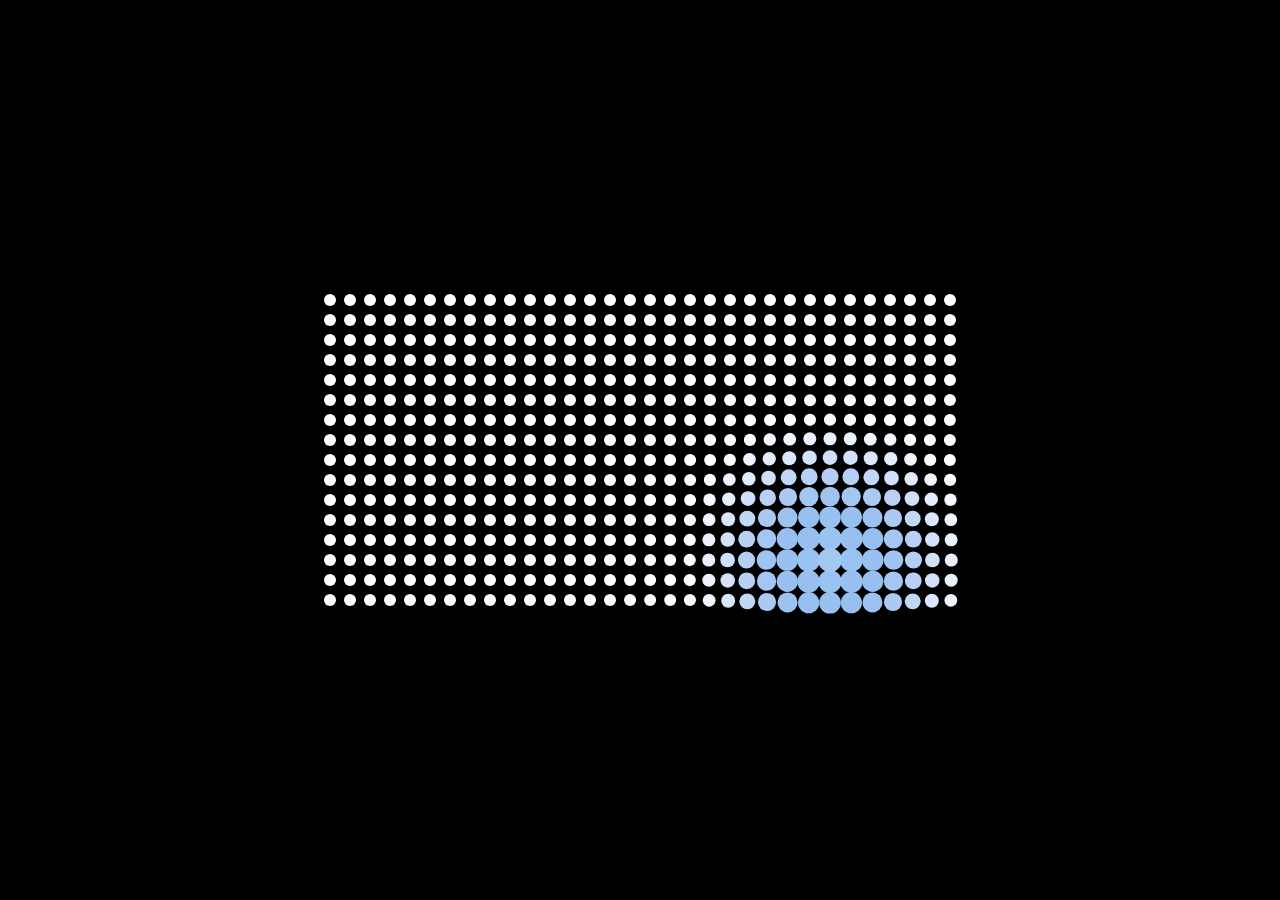
<file: final_website/animation/documentation/examples/advanced-staggering-2.html>
<!DOCTYPE html>
<html>
<head>
  <title>advanced staggering • anime.js</title>
  <meta charset="utf-8">
  <meta name="viewport" content="width=device-width, initial-scale=1, maximum-scale=1">
  <meta property="og:title" content="anime.js">
  <meta property="og:url" content="https://animejs.com">
  <meta property="og:description" content="Javascript Animation Engine">
  <meta property="og:image" content="https://animejs.com/documentation/assets/img/icons/og.png">
  <meta name="twitter:card" content="summary">
  <meta name="twitter:title" content="anime.js">
  <meta name="twitter:site" content="@juliangarnier">
  <meta name="twitter:description" content="Javascript Animation Engine">
  <meta name="twitter:image" content="https://animejs.com/documentation/assets/img/icons/twitter.png">
  <link rel="apple-touch-icon-precomposed" href="../assets/img/social-media-image.png">
  <link rel="icon" type="image/png" href="../assets/img/favicon.png" >
  <link href="../assets/css/animejs.css" rel="stylesheet">
  <link href="../assets/css/documentation.css" rel="stylesheet">
  <style>

    :root {
      font-size: 20px;
    }

    body {
      display: flex;
      flex-wrap: wrap;
      justify-content: center;
      align-items: center;
      height: 100vh;
      background-color: #000;
    }

    .stagger-visualizer {
      display: flex;
      flex-wrap: wrap;
      justify-content: center;
      align-items: center;
      position: relative;
      width: 32rem;
      height: 16rem;
    }

    .dots-wrapper {
      position: absolute;
      display: flex;
      flex-wrap: wrap;
      justify-content: center;
      align-items: center;
      width: 100%;
      height: 100%;
    }

    .stagger-visualizer .dot {
      position: relative;
      width: calc(1rem - 8px);
      height: calc(1rem - 8px);
      margin: 4px;
      border-radius: 50%;
      background-color: currentColor;
    }

  </style>
</head>
<body>

  <div class="stagger-visualizer">
    <div class="dots-wrapper"></div>
  </div>

</body>
<script type="module">

  import anime from '../../src/index.js';

  var advancedStaggeringAnimation = (function() {

    var staggerVisualizerEl = document.querySelector('.stagger-visualizer');
    var dotsWrapperEl = staggerVisualizerEl.querySelector('.dots-wrapper');
    var dotsFragment = document.createDocumentFragment();
    var grid = [32, 16];
    var cellSize = 1;
    var numberOfElements = grid[0] * grid[1];
    var animation;
    var paused = true;

    for (var i = 0; i < numberOfElements; i++) {
      var dotEl = document.createElement('div');
      dotEl.classList.add('dot');
      dotsFragment.appendChild(dotEl);
    }

    dotsWrapperEl.appendChild(dotsFragment);

    var index = anime.random(0, numberOfElements-1);
    var nextIndex = 0;

    function play() {

      paused = false;
      if (animation) animation.pause();

      nextIndex = anime.random(0, numberOfElements-1);

      var saturation = 75;

      var colorStart = anime.random(0, 256);
      var colorEnd = anime.random(0, 256);
      var colorRangeValue = [colorStart, colorEnd];
      var luminosityStart = anime.random(60, 80);
      var luminosityEnd = anime.random(20, 40);
      var luminosityRangeValue = [luminosityStart, luminosityEnd];

      function staggeredGridColors(el, i, total) {
        var hue = Math.round(anime.stagger(colorRangeValue, {grid: grid, from: index})(el, i, total));
        var luminosity = Math.round(anime.stagger(luminosityRangeValue, {grid: grid, from: index})(el, i, total));
        return 'hsl(' + hue + ', ' + saturation + '%, ' + luminosity + '%)';
      }

      animation = anime({
        targets: '.stagger-visualizer .dot',
        keyframes: [
          {
            zIndex: function(el, i, total) {
              return Math.round(anime.stagger([numberOfElements, 0], {grid: grid, from: index})(el, i, total));
            },
            translateX: anime.stagger('-.001rem', {grid: grid, from: index, axis: 'x'}),
            translateY: anime.stagger('-.001rem', {grid: grid, from: index, axis: 'y'}),
            duration: 200
          }, {
            translateX: anime.stagger('.075rem', {grid: grid, from: index, axis: 'x'}),
            translateY: anime.stagger('.075rem', {grid: grid, from: index, axis: 'y'}),
            scale: anime.stagger([2, .2], {grid: grid, from: index}),
            backgroundColor: staggeredGridColors,
            duration: 450
          }, {
            translateX: 0,
            translateY: 0,
            scale: 1,
            duration: 500,
          }
        ],
        delay: anime.stagger(60, {grid: grid, from: index}),
        easing: 'easeInOutQuad',
        complete: play
      }, 30)

      index = nextIndex;

    }

    play();

  })();

</script>
</html>
</file>
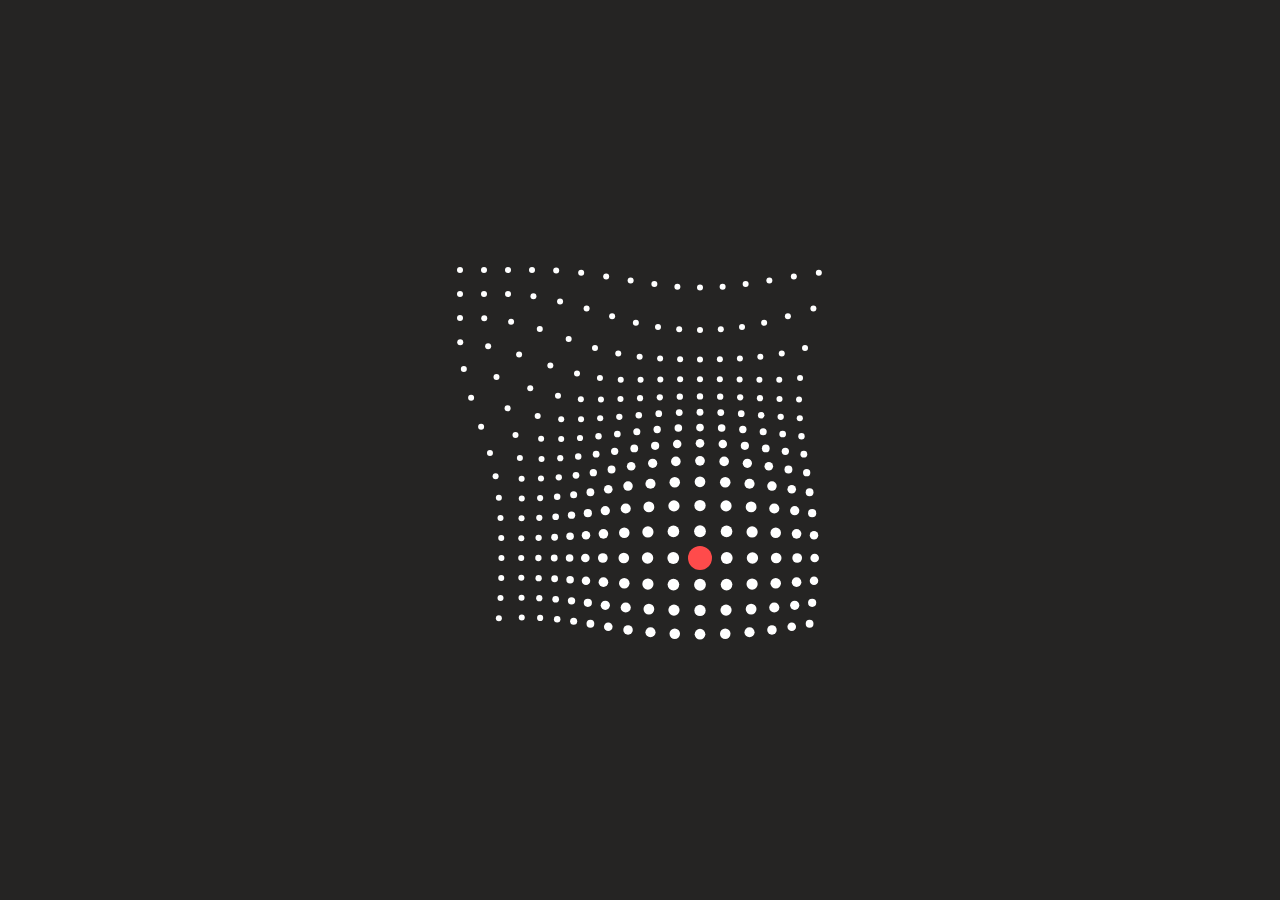
<file: final_website/animation/documentation/examples/advanced-staggering.html>
<!DOCTYPE html>
<html>
<head>
  <title>advanced staggering • anime.js</title>
  <meta charset="utf-8">
  <meta name="viewport" content="width=device-width, initial-scale=1, maximum-scale=1">
  <meta property="og:title" content="anime.js">
  <meta property="og:url" content="https://animejs.com">
  <meta property="og:description" content="Javascript Animation Engine">
  <meta property="og:image" content="https://animejs.com/documentation/assets/img/icons/og.png">
  <meta name="twitter:card" content="summary">
  <meta name="twitter:title" content="anime.js">
  <meta name="twitter:site" content="@juliangarnier">
  <meta name="twitter:description" content="Javascript Animation Engine">
  <meta name="twitter:image" content="https://animejs.com/documentation/assets/img/icons/twitter.png">
  <link rel="apple-touch-icon-precomposed" href="../assets/img/social-media-image.png">
  <link rel="icon" type="image/png" href="../assets/img/favicon.png" >
  <link href="../assets/css/animejs.css" rel="stylesheet">
  <link href="../assets/css/documentation.css" rel="stylesheet">
  <style>

    :root {
      font-size: 24px;
    }

    body {
      display: flex;
      flex-wrap: wrap;
      justify-content: center;
      align-items: center;
      height: 100vh;
    }

    .stagger-visualizer {
      position: relative;
      display: flex;
      flex-wrap: wrap;
      justify-content: center;
      align-items: center;
      width: 16rem;
      height: 16rem;
    }

    .stagger-visualizer .dot {
      position: relative;
      width: .25rem;
      height: .25rem;
      margin: .375rem;
      background-color: currentColor;
      border-radius: 50%;
    }

    .stagger-visualizer .cursor {
      position: absolute;
      z-index: 1;
      top: 0;
      left: 0;
      width: 1rem;
      height: 1rem;
      background-color: currentColor;
      border-radius: 50%;
    }

  </style>
</head>
<body>

  <div class="stagger-visualizer">
    <div class="cursor color-red"></div>
  </div>

</body>
<script type="module">

  import anime from '../../src/index.js';

  const staggerVisualizerEl = document.querySelector('.stagger-visualizer');
  const fragment = document.createDocumentFragment();
  const numberOfElements = 16*16;
  var animation;

  for (let i = 0; i < numberOfElements; i++) {
    const dotEl = document.createElement('div');
    dotEl.classList.add('dot');
    fragment.appendChild(dotEl);
  }

  staggerVisualizerEl.appendChild(fragment);

  let index = anime.random(0, numberOfElements);
  let nextIndex = 0;

  function animateGrid() {

    if (animation) animation.pause();

    nextIndex = anime.random(0, numberOfElements);

    anime.set('.cursor', {
      translateX: anime.stagger('-1rem', {grid: [16, 16], from: index, axis: 'x'}),
      translateY: anime.stagger('-1rem', {grid: [16, 16], from: index, axis: 'y'})
    });

    animation = anime.timeline({
      easing: 'easeInOutQuad',
      complete: animateGrid
    })
    .add({
      targets: '.cursor',
      keyframes: [
        { scale: .625 }, 
        { scale: 1.125 },
        { scale: 1 }
      ],
      duration: 600
    })
    .add({
      targets: '.dot',
      keyframes: [
        {
          translateX: anime.stagger('-.175rem', {grid: [16, 16], from: index, axis: 'x'}),
          translateY: anime.stagger('-.175rem', {grid: [16, 16], from: index, axis: 'y'}),
          duration: 200
        }, {
          translateX: anime.stagger('.125rem', {grid: [16, 16], from: index, axis: 'x'}),
          translateY: anime.stagger('.125rem', {grid: [16, 16], from: index, axis: 'y'}),
          scale: 2,
          duration: 500
        }, {
          translateX: 0,
          translateY: 0,
          scale: 1,
          duration: 600,
        }
      ],
      delay: anime.stagger(50, {grid: [16, 16], from: index})
    }, '-=600')
    .add({
      targets: '.cursor',
      translateX: { value: anime.stagger('-1rem', {grid: [16, 16], from: nextIndex, axis: 'x'}), duration: anime.random(400, 1200) },
      translateY: { value: anime.stagger('-1rem', {grid: [16, 16], from: nextIndex, axis: 'y'}), duration: anime.random(400, 1200) },
      easing: 'easeOutSine'
    }, '-=1100')

    index = nextIndex;

  }

  animateGrid();

</script>
</html>
</file>
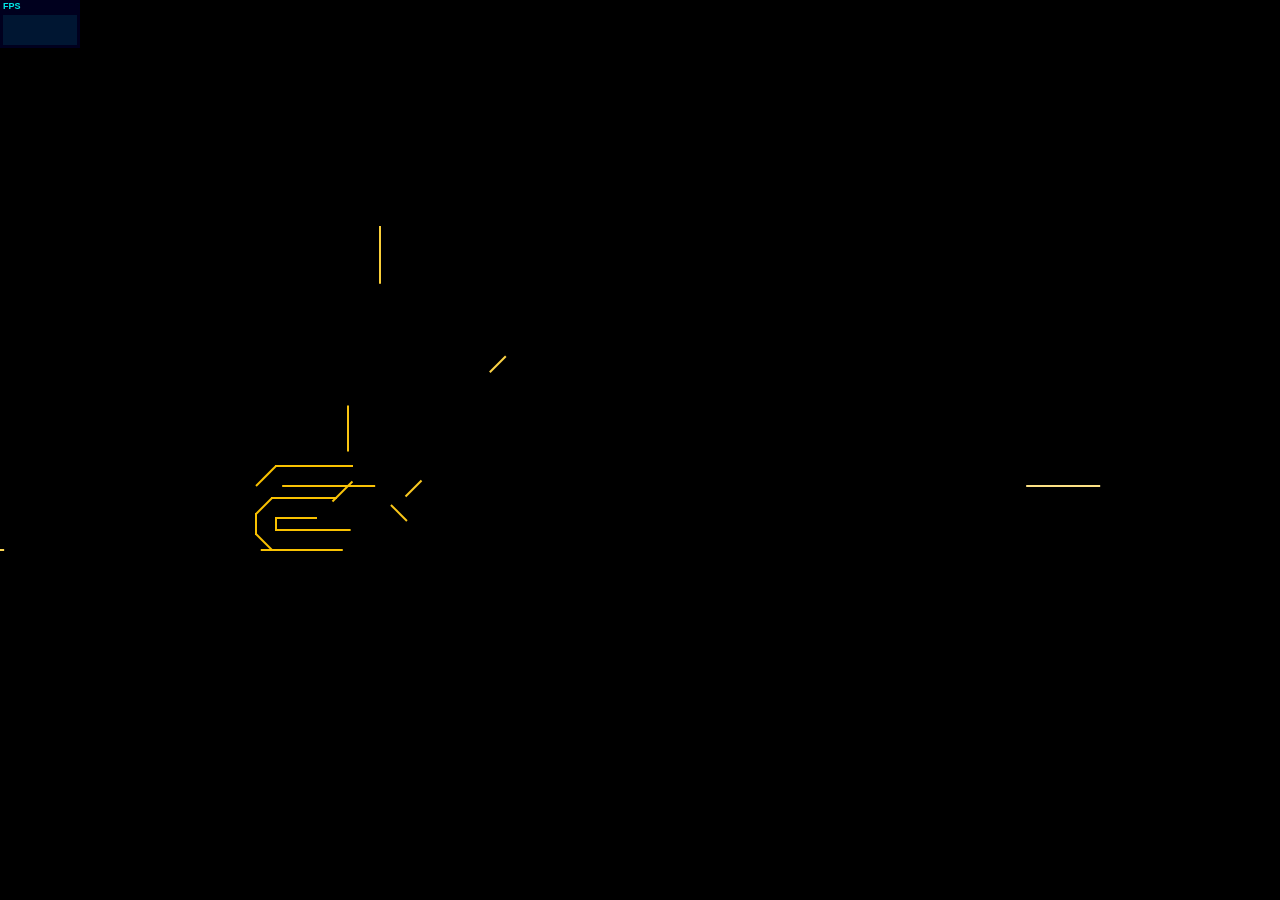
<file: final_website/animation/documentation/examples/animejs-mgs-logo-animation.html>
<!DOCTYPE html>
<html>
<head>
  <title>Anime MGS logo animation | anime.js</title>
  <meta charset="utf-8">
  <meta name="viewport" content="width=device-width, initial-scale=1, maximum-scale=1">
  <meta property="og:title" content="anime.js">
  <meta property="og:url" content="https://animejs.com">
  <meta property="og:description" content="Javascript Animation Engine">
  <meta property="og:image" content="https://animejs.com/documentation/assets/img/icons/og.png">
  <meta name="twitter:card" content="summary">
  <meta name="twitter:title" content="anime.js">
  <meta name="twitter:site" content="@juliangarnier">
  <meta name="twitter:description" content="Javascript Animation Engine">
  <meta name="twitter:image" content="https://animejs.com/documentation/assets/img/icons/twitter.png">
  <link rel="apple-touch-icon-precomposed" href="../assets/img/social-media-image.png">
  <link rel="icon" type="image/png" href="../assets/img/favicon.png">
  <link href="../assets/css/animejs.css" rel="stylesheet">
  <link href="../assets/css/documentation.css" rel="stylesheet">
  <script src="../../lib/anime.min.js"></script>
  <!-- <script src="../assets/js/anime/anime.2.2.0.js"></script> -->
  <style>

    html,
    body {
      background-color: black;
    }

    section {
      position: absolute;
      width: 100%;
      height: 100%;
      display: flex;
      justify-content: center;
    }

    .mgs-logo { margin: auto; }
    .vert { transform-origin: center bottom; }
    .hori { transform-origin: 0% 50%; }
    .diag-left { transform-origin: 100% 100%; }
    .diag-right { transform-origin: 100% 0%; }

    .stripes path,
    .text-fills path,
    .katakana path,
    .line {
      opacity: 0
    }

  </style>
</head>
<body>
  <section>
    <svg class="mgs-logo" width="100%" height="448" viewBox="0 0 1024 448">
      <g class="stripes" transform="translate(321.000000, 160.000000)" fill="#FFF">
        <path d="M8,20 L12,16 L92,16 L88,20 L8,20 L8,20 L8,20 L8,20 Z" class="stripe stripe-left"></path>
        <path d="M4,24 L0,28 L80,28 L84,24 L4,24 L4,24 L4,24 L4,24 Z" class="stripe stripe-left"></path>
        <path d="M16,12 L20,8 L100,8 L96,12 L16,12 L16,12 L16,12 L16,12 Z" class="stripe stripe-left"></path>
        <path d="M24,4 L28,0 L108,7.10542736e-15 L104,4 L24,4 L24,4 L24,4 L24,4 Z" class="stripe stripe-left"></path>
      </g>
      <g class="stripes" transform="translate(592.000000, 160.000000)" fill="#FFF">
        <path d="M8,20 L12,16 L92,16 L88,20 L8,20 L8,20 L8,20 L8,20 Z" class="stripe stripe-right"></path>
        <path d="M4,24 L0,28 L80,28 L84,24 L4,24 L4,24 L4,24 L4,24 Z" class="stripe stripe-right"></path>
        <path d="M16,12 L20,8 L100,8 L96,12 L16,12 L16,12 L16,12 L16,12 Z" class="stripe stripe-right"></path>
        <path d="M24,4 L28,0 L108,7.10542736e-15 L104,4 L24,4 L24,4 L24,4 L24,4 Z" class="stripe stripe-right"></path>
      </g>
      <g class="katakana" transform="translate(202.000000, 128.000000)" fill="#FFF">
        <path d="M55,33 L56,32 L136,32 L135,33 L55,33 Z" data-d="M0,92 L60,32 L140,32 L80,92 L0,92 Z"></path>
        <path d="M28,28 L29,28 L1,0 L0,0 L28,28 Z" data-d="M32,28 L230,28 L202,0 L4,0 L32,28 Z"></path>
        <path d="M232,28 L204,0 L205,0 L233,28 L232,28 Z" data-d="M236,28 L208,0 L388,0 L416,28 L236,28 Z"></path>
        <path d="M169,92 L197,64 L199,64 L171,92 L169,92 Z" data-d="M173,92 L201,64 L381,64 L353,92 L173,92 Z"></path>
        <path d="M435,92 L355,92 L356,91 L436,91 L435,92 Z" data-d="M439,92 L359,92 L387,64 L467,64 L439,92 Z"></path>
        <path d="M497,28 L498,28 L470,0 L469,0 L497,28 Z" data-d="M422,28 L502,28 L474,0 L394,0 L422,28 Z"></path>
        <path d="M476,65 L556,65 L555,64 L475,64 L476,65 Z" data-d="M507,92 L587,92 L559,64 L479,64 L507,92 Z"></path>
        <path d="M554,59 L553,60 L473,60 L474,59 L554,59 Z" data-d="M617,0 L557,60 L477,60 L537,0 L617,0 Z"></path>
      </g>
      <g class="text-fills" transform="translate(128.000000, 240.000000)" fill="#FFF">
        <path d="M0,48 L0,68 L16,84 L96,84 L112,68 L112,16 L96,0 L20,0 L0,20 L92,20 L92,64 L20,64 L20,52 L60,52 L80,32 L16,32 L0,48 Z" id="a"></path>
        <path d="M216,84 L236,84 L236,16 L220,0 L140,0 L124,16 L124,84 L144,84 L144,20 L216,20 L216,84 L216,84 Z" id="n"></path>
        <path d="M248,0 L268,0 L268,84 L248,84 L248,0 Z" id="i"></path>
        <path d="M300,20 L300,84 L280,84 L280,16 L296,0 L408,0 L424,16 L424,84 L404,84 L404,20 L362,20 L362,84 L342,84 L342,20 L300,20 Z" id="m"></path>
        <path d="M548,36 L548,16 L532,2.55795385e-13 L452,2.4158453e-13 L436,16 L436,68 L452,84 L528,84 L548,64 L456,64 L456,20 L528,20 L528,32 L488,32 L468,52 L532,52 L548,36 L548,36 Z" id="e"></path>
        <path d="M562,64 L582,84 L626,84 L642,68 L642,0 L622,0 L622,64 L562,64 Z" id="j"></path>
        <path d="M674,20 L766,20 L746,0 L670,0 L654,16 L654,36 L670,52 L746,52 L746,64 L654,64 L674,84 L750,84 L766,68 L766,48 L750,32 L674,32 L674,20 Z" id="s"></path>
      </g>
      <g stroke="#FFF" stroke-width="2" fill="none" fill-rule="evenodd">
        <path d="M148,292 L148,304" class="line vert" stroke-linecap="square"></path>
        <path d="M128,288 L128,308" class="line vert" stroke-linecap="square"></path>
        <path d="M148,240 L128,260" class="line diag-right"></path>
        <path d="M128,308 L144,324" class="line diag-left"></path>
        <path d="M144,272 L128,288" class="line diag-right"></path>
        <path d="M148,240 L224,240" class="line hori" stroke-linecap="square"></path>
        <path d="M144,272 L208,272" class="line hori" stroke-linecap="square"></path>
        <path d="M148,292 L188,292" class="line hori" stroke-linecap="square"></path>
        <path d="M148,304 L220,304" class="line hori" stroke-linecap="square"></path>
        <path d="M144,324 L224,324" class="line hori" stroke-linecap="square"></path>
        <path d="M129,260 L220,260" class="line hori" stroke-linecap="square"></path>
        <path d="M208,272 L188,292" class="line diag-right"></path>
        <path d="M220,260 L220,304" class="line vert" stroke-linecap="square"></path>
        <path d="M224,240 L240,256" class="line diag-left"></path>
        <path d="M240,308 L224,324" class="line diag-right"></path>
        <path d="M240,256 L240,308" class="line vert" stroke-linecap="square"></path>
        <path d="M252,256 L252,324" class="line vert" stroke-linecap="square"></path>
        <path d="M268,240 L252,256" class="line diag-right"></path>
        <path d="M252,324 L272,324" class="line hori" stroke-linecap="square"></path>
        <path d="M272,260 L272,324" class="line vert" stroke-linecap="square"></path>
        <path d="M268,240 L348,240" class="line hori" stroke-linecap="square"></path>
        <path d="M272,260 L344,260" class="line hori" stroke-linecap="square"></path>
        <path d="M344,260 L344,324" class="line vert" stroke-linecap="square"></path>
        <path d="M348,240 L364,256" class="line diag-left"></path>
        <path d="M344,324 L364,324" class="line hori" stroke-linecap="square"></path>
        <path d="M364,256 L364,324" class="line vert" stroke-linecap="square"></path>
        <path d="M376,240 L376,324" class="line vert" stroke-linecap="square"></path>
        <path d="M376,324 L396,324" class="line hori" stroke-linecap="square"></path>
        <path d="M376,240 L396,240" class="line hori" stroke-linecap="square"></path>
        <path d="M396,240 L396,324" class="line vert" stroke-linecap="square"></path>
        <path d="M408,256 L408,324" class="line vert" stroke-linecap="square"></path>
        <path d="M424,240 L408,256" class="line diag-right"></path>
        <path d="M408,324 L428,324" class="line hori" stroke-linecap="square"></path>
        <path d="M428,261 L428,323" class="line vert" stroke-linecap="square"></path>
        <path d="M424,240 L536,240" class="line hori" stroke-linecap="square"></path>
        <path d="M428,260 L470,260" class="line hori" stroke-linecap="square"></path>
        <path d="M470,261 L470,323" class="line vert" stroke-linecap="square"></path>
        <path d="M470,324 L490,324" class="line hori" stroke-linecap="square"></path>
        <path d="M490,261 L490,323" class="line vert" stroke-linecap="square"></path>
        <path d="M490,260 L532,260" class="line hori" stroke-linecap="square"></path>
        <path d="M532,261 L532,323" class="line vert" stroke-linecap="square"></path>
        <path d="M536,240 L552,256" class="line diag-left"></path>
        <path d="M532,324 L552,324" class="line hori" stroke-linecap="square"></path>
        <path d="M552,256 L552,324" class="line vert" stroke-linecap="square"></path>
        <path d="M564,256 L564,308" class="line vert" stroke-linecap="square"></path>
        <path d="M564,308 L580,324" class="line diag-left"></path>
        <path d="M580,240 L564,256" class="line diag-right"></path>
        <path d="M584,260 L584,304" class="line vert" stroke-linecap="square"></path>
        <path d="M616,272 L596,292" class="line diag-right"></path>
        <path d="M580,240 L660,240" class="line hori" stroke-linecap="square"></path>
        <path d="M584,260 L656,260" class="line hori" stroke-linecap="square"></path>
        <path d="M580,324 L656,324" class="line hori" stroke-linecap="square"></path>
        <path d="M596,292 L660,292" class="line hori" stroke-linecap="square"></path>
        <path d="M616,272 L656,272" class="line hori" stroke-linecap="square"></path>
        <path d="M656,260 L656,272" class="line vert" stroke-linecap="square"></path>
        <path d="M660,240 L676,256" class="line diag-left"></path>
        <path d="M676,304 L656,324" class="line diag-right"></path>
        <path d="M676,276 L660,292" class="line diag-right"></path>
        <path d="M584,304 L676,304" class="line hori" stroke-linecap="square"></path>
        <path d="M676,256 L676,276" class="line vert" stroke-linecap="square"></path>
        <path d="M690,304 L710,324" class="line diag-left"></path>
        <path d="M690,304 L750,304" class="line hori" stroke-linecap="square"></path>
        <path d="M710,324 L754,324" class="line hori" stroke-linecap="square"></path>
        <path d="M750,240 L750,304" class="line vert" stroke-linecap="square"></path>
        <path d="M770,308 L754,324" class="line diag-right"></path>
        <path d="M750,240 L770,240" class="line hori" stroke-linecap="square"></path>
        <path d="M770,240 L770,308" class="line vert" stroke-linecap="square"></path>
        <path d="M782,256 L782,276" class="line vert" stroke-linecap="square"></path>
        <path d="M782,276 L798,292" class="line diag-left"></path>
        <path d="M782,304 L802,324" class="line diag-left"></path>
        <path d="M798,240 L782,256" class="line diag-right"></path>
        <path d="M802,260 L802,272" class="line vert" stroke-linecap="square"></path>
        <path d="M798,240 L874,240" class="line hori" stroke-linecap="square"></path>
        <path d="M802,272 L878,272" class="line hori" stroke-linecap="square"></path>
        <path d="M802,324 L878,324" class="line hori" stroke-linecap="square"></path>
        <path d="M798,292 L874,292" class="line hori" stroke-linecap="square"></path>
        <path d="M782,304 L874,304" class="line hori" stroke-linecap="square"></path>
        <path d="M874,292 L874,304" class="line vert" stroke-linecap="square"></path>
        <path d="M878,272 L894,288" class="line diag-left"></path>
        <path d="M874,240 L894,260" class="line diag-left"></path>
        <path d="M894,308 L878,324" class="line diag-right"></path>
        <path d="M802,260 L894,260" class="line hori" stroke-linecap="square"></path>
        <path d="M894,288 L894,308" class="line vert" stroke-linecap="square"></path>
      </g>
    </svg>
  </section>
  <script>

  var logoAnimation = anime.timeline({
    direction: 'alternate',
    loop: true
  });

  logoAnimation
  .add({
      targets: '.stripes path',
      translateX: [-1000, 0],
      opacity: {
        value: 1,
        duration: 100
      },
      fill: '#F9C100',
      delay: (el, i) => 2200 + (i * 75),
      duration: 400,
      easing: 'easeOutExpo',
    }, 0)
  .add({
      targets: '.katakana path',
      d: (el) => el.getAttribute('data-d'),
      opacity: {
        value: [0, 1],
        duration: 100
      },
      fill: '#F9C100',
      delay: (el, i) => 2400 + (i * 120),
      duration: 1200,
      easing: 'easeOutCirc',
    }, 0)
    .add({
      targets: '.text-fills path',
      opacity: [0, 1],
      fill: '#F9C100',
      easing: 'easeOutExpo',
      duration: 200,
      delay: (t, i) => 3300 + (anime.random(0, 450)),
    }, 0)
    .add({
      targets: '.line',
      translateX: (target) => {
        let x = 1200;
        let translate;
        if (target.classList.contains('hori')) translate = anime.random(0, 1) ? x : -x;
        if (target.classList.contains('diag-right') || target.classList.contains('diag-left')) translate =  x / 3;
        return [translate, 0];
      },
      translateY: (target) => {
        let y = 1200;
        let translate;
        if (target.classList.contains('vert')) translate = anime.random(0, 1) ? y : -y;
        if (target.classList.contains('diag-right')) translate =  -y / 3;
        if (target.classList.contains('diag-left')) translate =  y / 3;
        return [translate, 0];
      },
      stroke: '#F9C100',
      opacity: {
        value: [0, 1],
        duration: 100,
      },
      delay: (t, i) => (i * 25),
      duration: 500,
      easing: 'easeOutSine',
    }, 0);

  </script>
  <script src="../assets/js/vendors/stats.min.js"></script>
</body>
</html>
</file>
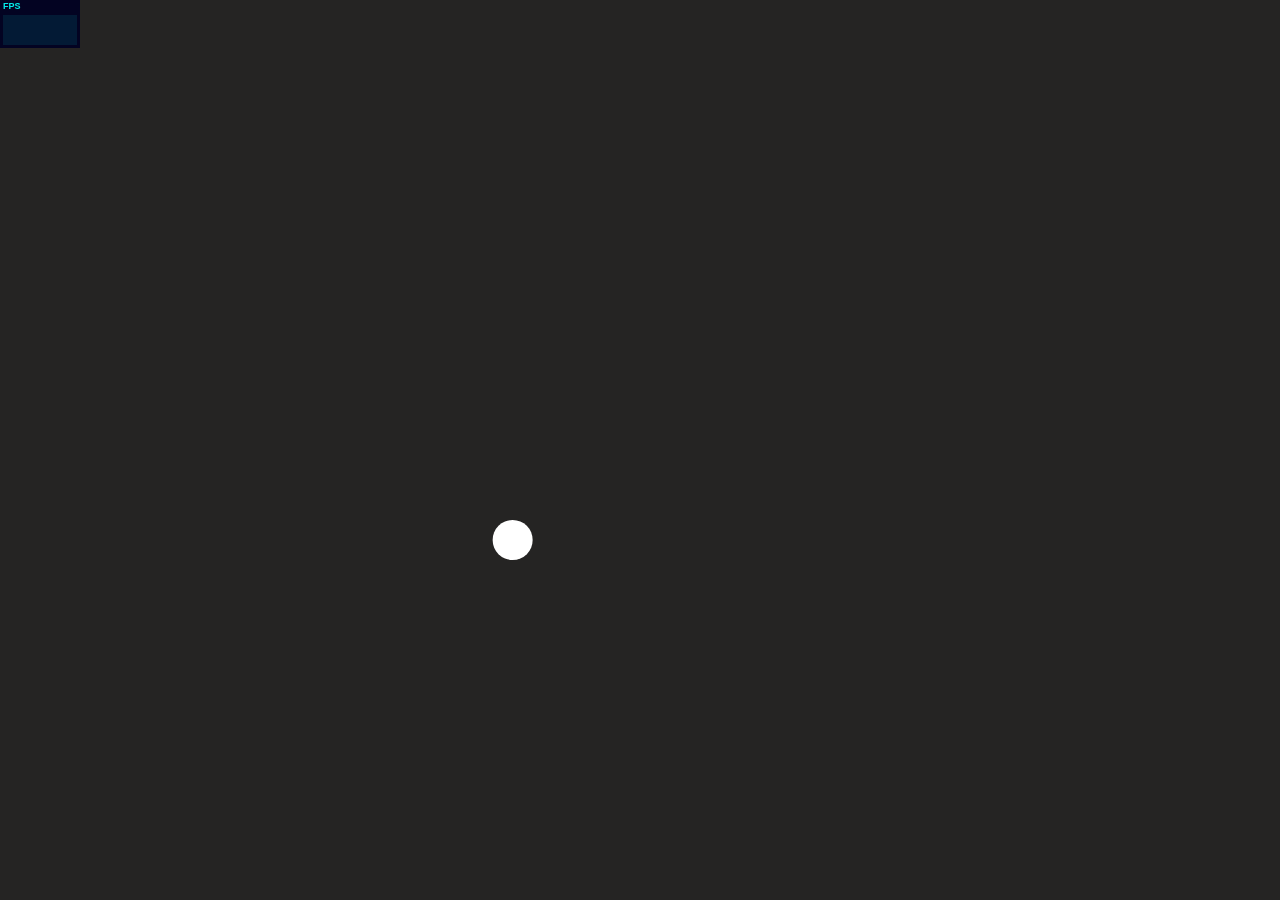
<file: final_website/animation/documentation/examples/animejs-v2-logo-animation.html>
<!DOCTYPE html>
<html>
<head>
  <title>Anime logo animation | anime.js</title>
  <meta charset="utf-8">
  <meta name="viewport" content="width=device-width, initial-scale=1, maximum-scale=1">
  <meta property="og:title" content="anime.js">
  <meta property="og:url" content="https://animejs.com">
  <meta property="og:description" content="Javascript Animation Engine">
  <meta property="og:image" content="https://animejs.com/documentation/assets/img/icons/og.png">
  <meta name="twitter:card" content="summary">
  <meta name="twitter:title" content="anime.js">
  <meta name="twitter:site" content="@juliangarnier">
  <meta name="twitter:description" content="Javascript Animation Engine">
  <meta name="twitter:image" content="https://animejs.com/documentation/assets/img/icons/twitter.png">
  <link rel="apple-touch-icon-precomposed" href="../assets/img/social-media-image.png">
  <link rel="icon" type="image/png" href="../assets/img/favicon.png">
  <link href="../assets/css/animejs.css" rel="stylesheet">
  <link href="../assets/css/documentation.css" rel="stylesheet">
  <script src="../../lib/anime.min.js"></script>
  <!-- <script src="../assets/js/anime/anime.2.2.0.js"></script> -->
  <style>
    body {
      opacity: 0;
      display: flex;
      flex-direction: column;
      justify-content: center;
    }
    body.ready {
      opacity: 1;
    }
    .logo-animation {
      display: flex;
      align-items: center;
      justify-content: center;
      width: 100%;
      margin-top: -40px;
    }
    .letters {
      position: relative;
      display: flex;
      width: 682px;
      height: 162px;
    }
    .letter {
      position: relative;
      width: 162px;
      height: 162px;
    }
    .letter:not(:first-child) {
      margin-left: -42px;
    }
    .letter-i {
      z-index: 1;
      width: 82px;
      transform-origin: 100% 50%;
    }
    .dot {
      position: absolute;
      width: 42px;
      height: 42px;
      transform: scale(0);
    }
    .dot-i {
      top: 0;
      left: 240px;
    }
    .dot-e {
      bottom: 0;
      right: 0;
    }
    .logo-icon {
      display: flex;
      position: absolute;
      left: 230px;
      top: -10px;
      width: 222px;
      height: 62px;
    }
    .icon {
      width: 62px;
      height: 62px;
      opacity: 0;
    }
    .icon-text {
      position: absolute;
      top: 60px;
      left: 60px;
      width: 160px;
      height: 62px;
    }
    .icon-text path,
    .icon-text polygon {
      opacity: 0;
    }
  </style>
</head>
<body>
  <div class="logo-animation">
    <div class="letters">
      <div class="letter letter-a">
        <svg viewBox="0 0 162 162">
          <g fill="none" fill-rule="evenodd" stroke="#5E89FB">
            <path class="fill in" stroke-width="40" d="M101 141H81a60 60 0 1 1 0-120c33.14 0 59 26.86 60 60v80"/>
            <path class="fill out" stroke-width="40" d="M141 161V81c-1-33.14-26.86-60-60-60a60 60 0 1 0 0 120h20"/>
            <path class="line out" stroke-width="2" d="M121 161V81.33C120.18 58.59 102.7 41 81 41a40 40 0 1 0 0 80h20v40H81A80 80 0 1 1 81 1c43.8 0 78.66 35.27 80 79.7V161h-40z"/>
          </g>
        </svg>
      </div>
      <div class="letter letter-n">
        <svg viewBox="0 0 162 162">
          <g fill="none" fill-rule="evenodd" stroke="#FB155A">
            <path class="fill in" stroke-width="40" d="M21 161V1"/>
            <path class="fill out" stroke-width="40" d="M21 1v160"/>
            <path class="fill in" stroke-width="40" d="M21 161V81c1-33.14 26.86-60 60-60a60 60 0 0 1 60 60v80"/>
            <path class="fill out" stroke-width="40" d="M141 161V81a60 60 0 0 0-60-60c-33.14 0-59 26.86-60 60v80"/>
            <path class="line out" stroke-width="2" d="M41 161V1H1v160h40z"/>
            <path class="line out" stroke-width="2" d="M1 161V80.4C2.35 36.27 37.2 1 81 1a80 80 0 0 1 80 80v80h-40V81a40 40 0 0 0-40-40c-21.7 0-39.18 17.59-40 40.33V161H1z"/>
          </g>
        </svg>
      </div>
      <div class="letter letter-i">
        <svg viewBox="0 0 82 162">
          <g fill="none" fill-rule="evenodd" stroke="#18FF92">
            <path class="fill in" stroke-width="40" d="M21 61v20a60 60 0 0 0 60 60"/>
            <path class="fill out" stroke-width="40" d="M81 141a60 60 0 0 1-60-60V61"/>
            <path class="line out" stroke-width="2" d="M81 121a40 40 0 0 1-40-40V61H1v20a80 80 0 0 0 80 80v-40z"/>
          </g>
        </svg>
      </div>
      <div class="letter letter-m-1">
        <svg viewBox="0 0 162 162">
          <g fill="none" fill-rule="evenodd" stroke="#5E89FB">
            <path class="fill in" stroke-width="40" d="M21 161V1"/>
            <path class="fill out" stroke-width="40" d="M21 1v160"/>
            <path class="fill in" stroke-width="40" d="M21 161V81c1-33.14 26.86-60 60-60a60 60 0 0 1 60 60v80"/>
            <path class="fill out" stroke-width="40" d="M141 161V81a60 60 0 0 0-60-60c-33.14 0-59 26.86-60 60v80"/>
            <path class="line out" stroke-width="2" d="M41 161V1H1v160h40z"/>
            <path class="line out" stroke-width="2" d="M1 161V80.4C2.35 36.27 37.2 1 81 1a80 80 0 0 1 80 80v80h-40V81a40 40 0 0 0-40-40c-21.7 0-39.18 17.59-40 40.33V161H1z"/>
          </g>
        </svg>
      </div>
      <div class="letter letter-m-2">
        <svg viewBox="0 0 162 162">
          <g fill="none" fill-rule="evenodd" stroke="#FB155A">
            <path class="fill in" stroke-width="40" d="M21 161V81c1-33.14 26.86-60 60-60a60 60 0 0 1 60 60v80"/>
            <path class="fill out" stroke-width="40" d="M141 161V81a60 60 0 0 0-60-60c-33.14 0-59 26.86-60 60v80"/>
            <path class="line out" stroke-width="2" d="M1 161V80.4C2.35 36.27 37.2 1 81 1a80 80 0 0 1 80 80v80h-40V81a40 40 0 0 0-40-40c-21.7 0-39.18 17.59-40 40.33V161H1z"/>
          </g>
        </svg>
      </div>
      <div class="letter letter-e">
        <svg viewBox="0 0 162 162">
          <g fill="none" fill-rule="evenodd" stroke="#18FF92">
            <path class="fill in" stroke-width="40" d="M81 101h60V81c-1-33.14-26.86-60-60-60a60 60 0 1 0 0 120"/>
            <path class="fill out" stroke-width="40" d="M81 141a60 60 0 1 1 0-120c33.14 0 59 26.86 60 60v20H81"/>
            <path class="line out" stroke-width="2" d="M81 81v40h80V80.7C159.66 36.27 124.8 1 81 1a80 80 0 1 0 0 160v-40a40 40 0 1 1 0-80c21.6 0 39.01 17.42 39.99 40H81z"/>
          </g>
        </svg>
      </div>
      <div class="logo-icon">
        <div class="icon">
          <svg viewBox="0 0 62 62">
            <g fill="none" fill-rule="evenodd" stroke-width="2" transform="translate(1 1)">
              <path class="icon-curve" stroke="#FF1554" d="M0 16a80.88 80.88 0 0 1 44 44"/>
              <path class="icon-line" stroke="#5E89FB" d="M4 0h54a2 2 0 0 1 2 2.01V58A2 2 0 0 1 58 60H2a2 2 0 0 1-2-2.01V2A2 2 0 0 1 2 0h2z"/>
              <rect width="40" height="40" x="10" y="10" stroke="#18FF92" rx="20"/>
            </g>
          </svg>
        </div>
        <div class="icon-text">
          <svg viewBox="0 0 160 62">
            <g fill="#FBF3FB" fill-rule="evenodd">
              <path d="M27.33 18h1.73l10.15 25.7h-1.69l-3.24-8.24H21.97l-3.28 8.24H17L27.33 18zm6.45 16.1l-5.51-14.55h-.07l-5.73 14.54h11.3z"/>
              <polygon points="51.334 18 53.314 18 69.55 41.58 69.622 41.58 69.622 18 71.206 18 71.206 43.704 69.334 43.704 52.99 19.944 52.918 19.944 52.918 43.704 51.334 43.704"/>
              <polygon points="86.027 18 87.611 18 87.611 43.704 86.027 43.704"/>
              <polygon points="102.433 18 104.701 18 114.745 41.94 114.817 41.94 124.753 18 127.021 18 127.021 43.704 125.437 43.704 125.437 19.944 125.365 19.944 115.573 43.704 113.989 43.704 104.089 19.944 104.017 19.944 104.017 43.704 102.433 43.704"/>
              <polygon points="141.843 18 159.123 18 159.123 19.368 143.427 19.368 143.427 29.664 158.187 29.664 158.187 31.032 143.427 31.032 143.427 42.336 159.303 42.336 159.303 43.704 141.843 43.704"/>
            </g>
          </svg>
        </div>
      </div>
      <div class="dot dot-i">
        <svg viewBox="0 0 42 42">
          <g fill="none" fill-rule="evenodd">
            <rect width="40" height="40" x="1" y="1" fill="#17F28C" rx="20"/>
          </g>
        </svg>
      </div>
      <div class="dot dot-e">
        <svg viewBox="0 0 42 42">
          <g fill="none" fill-rule="evenodd">
            <rect width="40" height="40" x="1" y="1" fill="#FFFFFF" rx="20"/>
          </g>
        </svg>
      </div>
    </div>
  </div>
  <script>

    var logoAnimation = (function() {

      var logoEl = document.querySelector('.logo-animation');
      var pathEls = document.querySelectorAll('.logo-animation path:not(.icon-curve)');
      var innerWidth = window.innerWidth;
      var maxWidth = 740;
      var logoScale = innerWidth <= maxWidth ? innerWidth / maxWidth : 1;
      var logoTimeline = anime.timeline({ autoplay: false, direction: 'alternate', loop: true });

      logoEl.style.transform = 'translateY(50px) scale('+logoScale+')';

      for (var i = 0; i < pathEls.length; i++) {
        var el = pathEls[i];
        el.setAttribute('stroke-dashoffset', anime.setDashoffset(el));
      }

      logoTimeline
        .add({
          targets: '.dot-e',
          translateX: [
            { value: -600, duration: 520, delay: 200, easing: 'easeInQuart' },
            { value: [-100, 0], duration: 500, delay: 1000, easing: 'easeOutQuart' }
          ],
          scale: [
            { value: [0, 1], duration: 200, easing: 'easeOutBack' },
            { value: 0, duration: 20, delay: 500, easing: 'easeInQuart' },
            { value: 1, duration: 200, delay: 1000, easing: 'easeOutQuart' },
            { value: 0, duration: 400, delay: 500, easing: 'easeInBack' }
          ]
        }, 0)
        .add({
          targets: '.dot-i',
          translateY: { value: [-200, 0], duration: 500, elasticity: 400 },
          scale: [
            { value: [0, 1], duration: 100, easing: 'easeOutQuart' },
            { value: 0, duration: 400, delay: 1400, easing: 'easeInBack' }
          ],
          delay: 1200
        }, 0)
        .add({
          targets: '.fill.in',
          strokeDashoffset: {
            value: [anime.setDashoffset, 0],
            duration: 600,
            delay: function(el, i, t) { return 700 + ( i * 100 ); },
            easing: 'easeOutQuart'
          },
          stroke: {
            value: ['#FFF', function(el) { return anime.get(el.parentNode, 'stroke') } ],
            duration: 500,
            delay: 500,
            easing: 'easeInQuad'
          },
          opacity: {
            value: 0,
            duration: 1,
            delay: function(el, i, t) { return 1900 + ( i * 80 ); },
          }
        }, 0)
        .add({
          targets: '.fill.out',
          strokeDashoffset: [
            { value: [anime.setDashoffset, anime.setDashoffset], duration: 1890 },
            {
              value: [0, anime.setDashoffset],
              duration: 800,
              delay: function(el, i) { return (i * 80); },
              easing: 'easeInQuart'
            }
          ]
        }, 0)
        .add({
          targets: '.line.out',
          strokeDashoffset: {
            value: [0, anime.setDashoffset],
            duration: 1200,
            delay: function(el, i, t) { return 2500 + ( i * 100 ); },
            easing: 'easeInQuart'
          },
          strokeWidth: {
            value: [0, 2],
            delay: function(el, i, t) { return 2000 + ( i * 100 ); },
            duration: 200,
            easing: 'linear'
          }
        }, 0)
        .add({
          targets: '.icon',
          opacity: { value: 1, duration: 10, delay: 2800, easing: 'linear' },
          translateY: { value: 60, duration: 800 },
          delay: 4200
        }, 0)
        .add({
          targets: '.icon-line',
          strokeDashoffset: [
            { value: [anime.setDashoffset, anime.setDashoffset], duration: 3000 },
            { value: 0, duration: 1200, easing: 'easeInOutQuart' }
          ],
          strokeWidth: {
            value: [8, 2],
            delay: 3000,
            duration: 800,
            easing: 'easeInQuad'
          },
          stroke: {
            value: ['#FFF', function(el) { return anime.get(el, 'stroke') } ],
            duration: 800,
            delay: 3400,
            easing: 'easeInQuad'
          }
        }, 0)
        .add({
          targets: ['.icon-text path', '.icon-text polygon'],
          translateY: [50, 0],
          opacity: { value: [0, 1], duration: 100, easing: 'linear' },
          delay: function(el, i, t) { return 4200 + ( i * 20 ); }
        }, 0)
        
      function init() {
        document.body.classList.add('ready');
        logoTimeline.play();
      }

      return {
        init: init
      }

    })();

    window.onload = function() {
      logoAnimation.init();
    }

  </script>
  <script src="../assets/js/vendors/stats.min.js"></script>
</body>
</html>
</file>
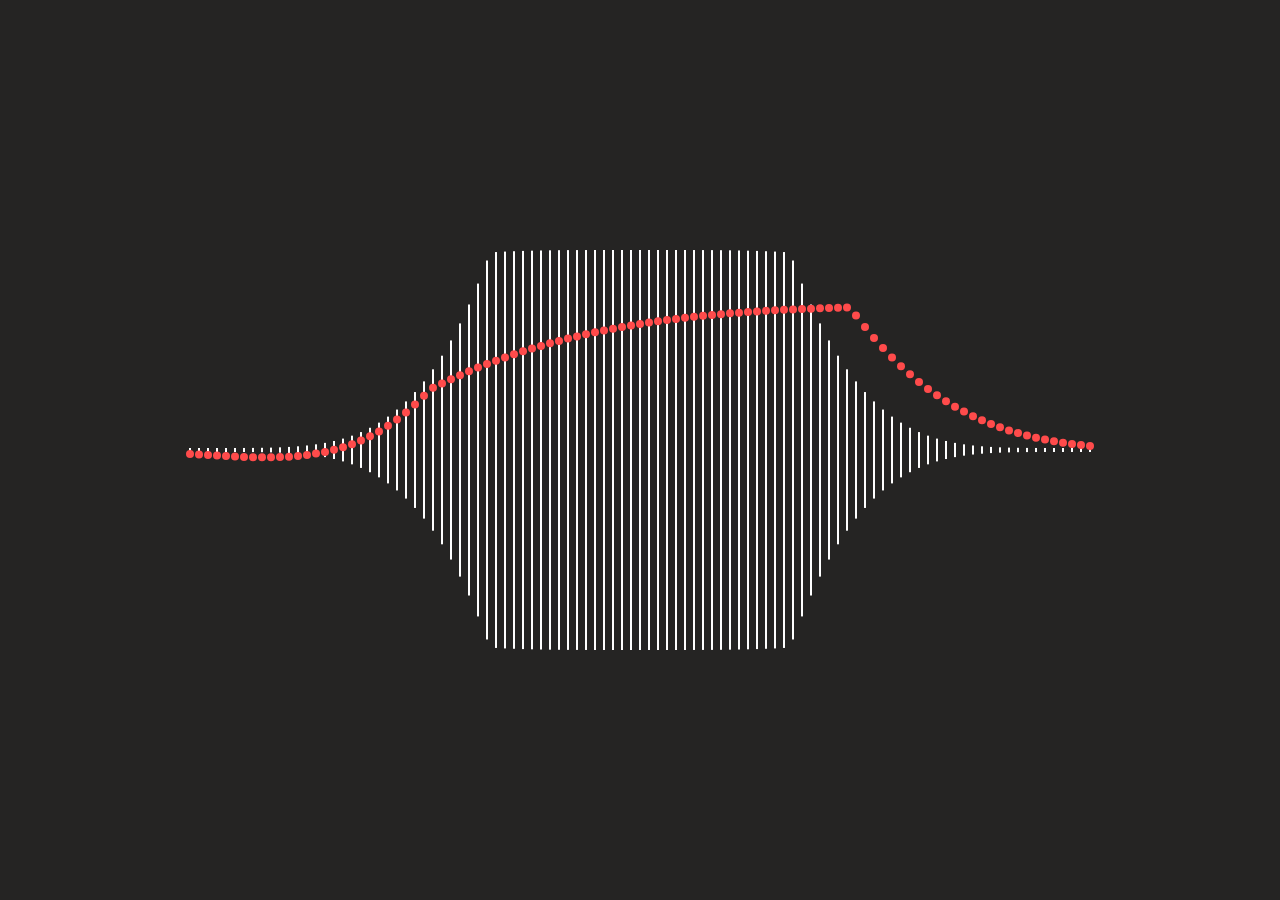
<file: final_website/animation/documentation/examples/built-in-easings.html>
<!DOCTYPE html>
<html>
<head>
  <title>built-in easings • anime.js</title>
  <meta charset="utf-8">
  <meta name="viewport" content="width=device-width, initial-scale=1, maximum-scale=1">
  <meta property="og:title" content="anime.js">
  <meta property="og:url" content="https://animejs.com">
  <meta property="og:description" content="Javascript Animation Engine">
  <meta property="og:image" content="https://animejs.com/documentation/assets/img/icons/og.png">
  <meta name="twitter:card" content="summary">
  <meta name="twitter:title" content="anime.js">
  <meta name="twitter:site" content="@juliangarnier">
  <meta name="twitter:description" content="Javascript Animation Engine">
  <meta name="twitter:image" content="https://animejs.com/documentation/assets/img/icons/twitter.png">
  <link rel="apple-touch-icon-precomposed" href="../assets/img/social-media-image.png">
  <link rel="icon" type="image/png" href="../assets/img/favicon.png" >
  <link href="../assets/css/animejs.css" rel="stylesheet">
  <link href="../assets/css/documentation.css" rel="stylesheet">
  <style>

    :root {
      font-size: 24px;
    }

    body {
      display: flex;
      flex-wrap: wrap;
      justify-content: center;
      align-items: center;
      height: 100vh;
    }

    .easing-visualizer {
      position: relative;
      display: flex;
      align-items: center;
      justify-content: space-between;
      width: 100%;
      max-width: 908px;
      padding-bottom: 50%;
    }

    .easing-visualizer .wrapper {
      position: absolute;
      bottom: 0;
      display: flex;
      align-items: center;
      justify-content: space-between;
      width: 100%;
      height: 100%;
    }

    .easing-visualizer .bar {
      width: 2px;
      height: 4px;
      margin: 0 3px;
      background-color: currentColor;
      transform-origin: 50% 50%;
    }

    .easing-visualizer .dot {
      position: relative;
      width: 8px;
      height: 8px;
      background-color: currentColor;
      border-radius: 50%;
    }

  </style>
</head>
<body>

  <div class="easing-visualizer">
    <div class="wrapper bars-wrapper"></div>
    <div class="wrapper dots-wrapper"></div>
  </div>

</body>
<script type="module">

  import anime from '../../src/index.js';

  const easingVisualizerEl = document.querySelector('.easing-visualizer');
  const barsWrapperEl = easingVisualizerEl.querySelector('.bars-wrapper');
  const dotsWrapperEl = easingVisualizerEl.querySelector('.dots-wrapper');
  const barsFragment = document.createDocumentFragment();
  const dotsFragment = document.createDocumentFragment();
  const numberOfBars = 101;

  for (let i = 0; i < numberOfBars; i++) {
    const barEl = document.createElement('div');
    const dotEl = document.createElement('div');
    barEl.classList.add('bar');
    dotEl.classList.add('dot');
    dotEl.classList.add('color-red');
    barsFragment.appendChild(barEl);
    dotsFragment.appendChild(dotEl);
  }

  barsWrapperEl.appendChild(barsFragment);
  dotsWrapperEl.appendChild(dotsFragment);

  // anime.setValue('.easing-visualizer .dot', { translateX: anime.stagger(6) });

  function animateEasing() {

    const easings = [];
    for (let ease in anime.penner) easings.push(ease);
    easings.push('steps('+anime.random(5, 20)+')');
    easings.push('cubicBezier(0.545, 0.475, 0.145, 1)');
    const ease = easings[anime.random(0, easings.length - 1)];
    const duration = 450;

    anime.timeline({
      complete: animateEasing,
      easing: ease,
      duration: duration
    })
    .add({
      targets: '.easing-visualizer .bar',
      scaleY: anime.stagger([1, 100], {easing: ease, from: 'center', direction: 'reverse'}),
      delay: anime.stagger(14, {from: 'center'})
    })
    .add({
      targets: '.easing-visualizer .dot',
      translateY: anime.stagger(['-6rem', '6rem'], {easing: ease, from: 'last'}),
      delay: anime.stagger(10, {from: 'center'})
    }, 0);

  }

  animateEasing();

</script>
</html>
</file>
<file: final_website/animation/documentation/assets/css/animejs.css>
@font-face {
 font-family: "Roobert";
 font-weight: 400;
 font-style: normal;
 src: url("../fonts/Roobert-Regular.woff2") format("woff2");
}

@font-face {
 font-family: "Roobert";
 font-weight: 400;
 font-style: italic;
 src: url("../fonts/Roobert-Regular.woff2") format("woff2");
}

@font-face {
 font-family: "Roobert";
 font-weight: 600;
 font-style: normal;
 src: url("../fonts/Roobert-SemiBold.woff2") format("woff2");
}

@font-face {
 font-family: "Roobert";
 font-weight: 600;
 font-style: italic;
 src: url("../fonts/Roobert-SemiBoldItalic.woff2") format("woff2");
}

@font-face {
  font-family: "InputMono";
  src: url("../fonts/InputMono-Regular.woff2") format("woff2"),
      url("../fonts/InputMono-Regular.woff") format("woff");
  font-weight: normal;
  font-style: normal;
}

@font-face {
  font-family: "InputMono";
  src: url("../fonts/InputMono-Bold.woff2") format("woff2"),
      url("../fonts/InputMono-Bold.woff") format("woff");
  font-weight: bold;
  font-style: normal;
}

@font-face {
  font-family: "InputMono";
  src: url("../fonts/InputMono-BoldItalic.woff2") format("woff2"),
      url("../fonts/InputMono-BoldItalic.woff") format("woff");
  font-weight: bold;
  font-style: italic;
}

@font-face {
  font-family: "InputMono";
  src: url("../fonts/InputMono-Italic.woff2") format("woff2"),
      url("../fonts/InputMono-Italic.woff") format("woff");
  font-weight: normal;
  font-style: italic;
}

*, *:before, *:after {
  box-sizing: border-box;
  margin: 0;
  padding: 0;
  border: 0;
  font: inherit;
  vertical-align: baseline;
}

html,
body {
  background-color: #252423;
  color: #F6F4F2;
}

body {
  font-family: Roobert, Helvetica Neue, Helvetica, Arial, sans-serif;
  font-weight: 400;
  font-feature-settings:"tnum" 1, "ss03" 1;
  -webkit-font-smoothing: antialiased;
}

h1, h2 {
  font-weight: 600;
}

input {
  font-family: Roobert, Helvetica Neue, Helvetica, Arial, sans-serif;
  font-variant-numeric: tabular-nums;
}

sup {
  vertical-align: super;
  font-size: .625em;
}

strong {
  font-weight: 600;
}

.color-white { color: #F6F4F2; } /* White */
.color-black { color: #2E2C2C; } /* Black */
.color-red, .color-targets { color: #FF4B4B; }/* red: */
.color-orange, .color-properties { color: #FF8F42; }/* orange: */
.color-lightorange, .color-prop-params { color: #FFC730; }/* lightorange: */
.color-yellow, .color-anim-params { color: #F6FF56; }/* yellow: */
.color-citrus, .color-values { color: #A4FF4F; }/* citrus: */
.color-green, .color-keyframes { color: #18FF74; }/* green: */
.color-darkgreen, .color-staggering { color: #00D672; }/* darkgreen: */
.color-turquoise, .color-tl { color: #3CFFEC; }/* turquoise: */
.color-skyblue, .color-controls { color: #61C3FF; }/* skyblue: */
.color-kingblue, .color-callbacks { color: #5A87FF; }/* kingblue: */
.color-lavender, .color-svg { color: #8453E3; }/* lavender: */
.color-purple, .color-easings { color: #C26EFF; }/* purple: */
.color-pink, .color-helpers { color: #FB89FB; }/* pink: */

.anime-mini-logo {
  width: 100px;
  height: 24px;
  transform: scaleY(.5);
}
</file>
<file: final_website/animation/documentation/assets/css/anime-theme.css>
.hljs {
  display: block;
  color: #F6F4F2;
}

.hljs-comment,
.hljs-quote {
  color: #A2A09F;
  font-style: italic;
}

.hljs-doctag,
.hljs-keyword,
.hljs-formula {
  color: #B08CFF;
}

.hljs-section,
.hljs-name,
.hljs-selector-tag,
.hljs-deletion,
.hljs-subst {
  color: #FF7C72;
}

.hljs-literal {
  color: #1CE2B2;
}

.hljs-string,
.hljs-regexp,
.hljs-addition,
.hljs-attribute,
.hljs-attr,
.hljs-meta-string {
  color: #A6FF8F;
}

.hljs-built_in,
.hljs-class .hljs-title {
  color: #FBF38C;
}

.hljs-variable,
.hljs-template-variable,
.hljs-type,
.hljs-selector-class,
.hljs-selector-attr,
.hljs-selector-pseudo,
.hljs-number {
  color: #FF7C72;
}

.hljs-symbol,
.hljs-bullet,
.hljs-link,
.hljs-meta,
.hljs-selector-id,
.hljs-title {
  color: #61C3FF;
}

.hljs-emphasis {
  font-style: italic;
}

.hljs-strong {
  font-weight: bold;
}

.hljs-link {
  text-decoration: underline;
}
</file>
<file: final_website/animation/documentation/assets/css/documentation.css>
html,
body,
header {
  background-color: #252423;
}

body {
  position: absolute;
  width: 100%;
  height: 100%;
  color: white;
  font-variant-numeric: tabular-nums;
  -webkit-font-smoothing: antialiased;
  overflow-x: hidden;
}

.content {
  overflow: hidden;
  opacity: 0;
  display: flex;
  flex-direction: row;
  width: 100%;
  height: 100%;
  transition: opacity 1s ease;
}

.ready .content {
  opacity: 1;
}

/* Headers */

.header {
  position: absolute;
  z-index: 1;
  top: 0;
  width: 100%;
}

.logo {
  display: flex;
  justify-content: space-between;
  opacity: .8;
  width: 100%;
  height: 20px;
  text-decoration: none;
  color: currentColor;
}

.logo:visited {
  color: currentColor;
}

.logo svg {
  width: 100%;
  height: 100%;
}

.logo:hover {
  opacity: 1;
}

.version-number {
  opacity: .6;
  color: currentColor;
}

header {
  position: sticky;
  top: 0;
  z-index: 2;
  display: flex;
  align-items: center;
  justify-content: space-between;
  width: 100%;
  height: 60px;
  padding-left: 20px;
  padding-right: 20px;
  border-bottom: 1px solid rgba(0,0,0,.65);
}

h2 {
  font-size: 16px;
  letter-spacing: 1px;
  text-transform: uppercase;
  font-weight: 200;
}

/* Panes */

.pane {
  position: relative;
  height: 100%;
}

/* Sidebar */

.sidebar {
  display: flex;
  flex-direction: column;
  width: 240px;
  padding-top: 60px;
  border-right: 1px solid rgba(0,0,0,.65);
}

.sidebar-info {
  display: flex;
  justify-content: space-between;
  padding: 20px;
}

.navigation {
  overflow-y: auto;
  width: 100%;
  height: 100%;
  padding: 10px 0 20px 20px;
}

.navigation ul {
  height: 30px;
  overflow-y: hidden;
  -webkit-transition:opacity .4s ease;
  transition: opacity .4s ease;
}

.navigation ul li {
  position: relative;
}

.navigation ul li:before {
  content: "";
  display: block;
  position: absolute;
  top: 4px;
  left: 2px;
  width: 1px;
  height: calc(100% - 8px);
  background-color: white;
}

.navigation ul li:first-child:before {
  display: none;
}

.navigation a {
  display: block;
  padding-left: 10px;
  color: white;
  text-decoration: none;
  font-size: 14px;
  line-height: 20px;
  letter-spacing: .5px;
  text-transform: uppercase;
}

.navigation ul li:first-child a {
  padding-left: 0;
  padding-top: 10px;
  padding-bottom: 10px;
}

.navigation ul li a,
.navigation ul li:before {
  opacity: .4;
}

.navigation ul li a {
  transition: opacity .4s ease, color .4s ease;
}

.navigation ul.active a {
  opacity: .7;
}

.navigation ul li:hover a,
.navigation ul li:hover:before {
  transition: none;
  opacity: 1;
}

.navigation ul li.active a,
.navigation ul li.active:before {
  opacity: 1;
  color: currentColor;
}

.navigation ul li.active:before {
  background-color: currentColor;
}

.navigation ul.active li:first-child a,
.navigation ul.active li:first-child a:hover {
  opacity: 1;
  color: currentColor;
}

/* Info pane */

.demo-info {
  flex-direction: column;
  font-size: 16px;
  line-height: 22px;
}

.info-output {
  overflow-x: hidden;
  overflow-y: auto;
  position: relative;
  top: 0;
  width: 100%;
  height: calc(100% - 60px);
  padding: 20px;
}

.demo-info pre {
  font-variant-ligatures: none;
  -webkit-font-variant-ligatures: none;
}

.demo-info code {
  font-family: "Input Mono Reg", monospace;
  font-size: 14px;
  line-height: 22px;
  white-space: pre-wrap;
}

.demo-info p {
  margin-bottom: 20px;
}

.demo-info p,
.demo-info td {
  color: #F6F4F2;
}

.demo-info i {
  font-style: italic;
}

.demo-info a {
  text-decoration: none;
  border-bottom: 1px dotted currentColor;
  word-wrap: break-word;
  overflow-wrap: break-word;
}

.demo-info a:hover {
  border-bottom: 1px solid currentColor;
}

.demo-info a[href^="http"],
.demo-info a[href^="http"]:visited {
  color: #F6F4F2;
}

.demo-info p.bubble {
  display: inline-block;
  position: relative;
  padding: 8px 12px;
}

.demo-info p.bubble.warning {
  color: #FBF38C;
}

.demo-info p.bubble.info {
  color: #61C3FF;
}

.demo-info p.bubble:after {
  content: "";
  pointer-events: none;
  color: currentColor;
  display: inline-block;
  position: absolute;
  top: 0;
  left: 0;
  right: 0;
  bottom: 0;
  background-color: currentColor;
  border-radius: 3px;
  opacity: .05;
}

.demo-info code.hljs {
  display: inline-block;
}

.demo-info pre {
  margin-bottom: 20px;
}

.demo-info pre code {
  position: relative;
  display: inline-block;
  width: 100%;
  padding: 8px 12px;
  background-color: rgba(0,0,0,.2);
  border: 1px solid rgba(0,0,0,.2);
  border-radius: 3px;
}

.demo-info p code {
  position: relative;
  padding: 0 2px;
  height: 20px;
  background-color: rgba(0,0,0,.2);
  box-shadow: inset 0 0 1px rgba(0,0,0,.4);
  border-radius: 3px;
}

.demo-info table {
  margin-bottom: 20px;
  border: 1px solid rgba(255,255,255,.15);
  border-spacing: 0;
  border-radius: 3px;
}

.demo-info td {
  vertical-align: middle;
  padding: 8px 12px;
  border-left: 1px solid rgba(255,255,255,.15);
  border-top: 1px solid rgba(255,255,255,.15);
}

.demo-info thead td {
  text-transform: uppercase;
  font-size: 16px;
  line-height: 22px;
  letter-spacing: 1px;
  color: rgba(255,255,255,.4);
  border-top: none;
}

.demo-info td:first-child {
  border-left: none;
}

.code-preview {
  width: 100%;
  padding-top: 40px;
}

.code-preview h2 {
  margin-bottom: 20px;
}

/* Demos */

.demos {
  overflow-y: scroll;
  width: calc(50% - 240px);
  min-width: 330px;
}

article {
  width: 100%;
  display: flex;
  flex-direction: column;
  flex-wrap: wrap;
  align-items: flex-start;
  justify-content: flex-start;
}

.demo {
  position: relative;
  z-index: 1;
  display: flex;
  align-items: center;
  justify-content: center;
  width: 100%;
  min-height: 200px;
  padding-top: 35px;
  border-bottom: 1px solid rgba(0,0,0,.65);
  cursor: pointer;
}

.demo-description {
  display: none;
}

.demo.controls {
  padding-top: 50px;
}

.demo.active.controls {
  cursor: default;
}

.demo:before {
  content: "";
  position: absolute;
  z-index: 0;
  top: 0;
  left: 0;
  opacity: 0;
  display: block;
  width: 100%;
  height: 100%;
  background-color: currentColor;
}

.demo.active:before {
  opacity: .05;
}

.demo-content {
  position: relative;
  display: flex;
  flex-direction: column;
  justify-content: center;
  text-align: center;
  width: 290px;
  height: 100%;
}

.demo-content.vertical {
  flex-direction: row;
}

.demo-title {
  position: absolute;
  top: 0;
  left: 20px;
  width: calc(100% - 40px);
  padding: 23px 0;
  font-size: 14px;
  letter-spacing: 2px;
  text-transform: uppercase;
  color: #F6F4F2;
  opacity: .9;
}

.active .demo-title {
  color: currentColor;
  opacity: 1;
}

.line {
  width: 100%;
  padding: 1px 0px;
}

.line.align-center {
  display: flex;
  justify-content: center;
}

.grid {
  display: flex;
  flex-wrap: wrap;
}

.controls {
  opacity: .4;
  display: flex;
  align-items: center;
  justify-content: center;
  padding-top: 20px;
  padding-bottom: 10px;
}

.controls button {
  position: relative;
  display: block;
  margin: 0 0 0 -1px;
  padding: 5px 10px;
  font-size: 14px;
  text-transform: uppercase;
  border: 1px solid currentColor;
  background-color: transparent;
  color: currentColor;
}

.controls button:focus {
  outline: none;
}

.active .controls {
  opacity: 1;
}

.active .controls button:after {
  content: '';
  opacity: 0;
  position: absolute;
  left: 0;
  top: 0;
  display: block;
  width: 100%;
  height: 100%;
  background-color: currentColor;
}

.active .controls button:hover:after {
  opacity: .2;
}

.controls button.is-active:after,
.controls button.is-active:hover:after {
  opacity: .4;
}

.controls button:first-child {
  margin-left: 0;
}

.controls input {
  margin-left: 10px;
}

.text-output {
  padding-top: 10px;
  padding-bottom: 10px;
  font-size: 16px;
  color: currentColor;
  text-align: center;
  background-color: transparent;
  border: 1px solid currentColor;
}

.log {
  width: 100%;
  height: 100%;
  background: transparent;
  color: currentColor;
  border: none;
  font-size: 16px;
  text-align: center;
}

.bottom.log {
  padding-top: 10px;
  padding-bottom: 10px;
}

.logs {
  pointer-events: none;
  display: flex;
  flex-direction: column;
  align-items: center;
  position: absolute;
  width: 100%;
  height: auto;
}

.log:focus {
  outline: none;
}

input.progress {
  cursor: ew-resize;
}

input.progress[value] {
  position: relative;
  width: 100%;
  height: 27px;
  -webkit-appearance: none;
  background-color: transparent;
  color: currentColor;
}

input.progress[value]:focus {
  outline: none;
}

input.progress[value]:after {
  content: "";
  position: absolute;
  top: 13px;
  left: 0;
  width: 100%;
  height: 1px;
  background-color: currentColor;
}

input.progress[value]::-webkit-slider-thumb {
  -webkit-appearance: none;
  background-color: currentColor;
  border-radius: 50%;
  width: 16px;
  height: 16px;
}

.square,
.circle {
  pointer-events: none;
  position: relative;
  width: 28px;
  height: 28px;
  margin: 1px;
  background-color: currentColor;
  font-size: 14px;
}

.circle {
  border-radius: 50%;
}

.square.outline,
.circle.outline {
  background-color: transparent;
  border: 1px solid currentColor;
}

.triangle {
  pointer-events: none;
  position: relative;
  width: 0;
  height: 0;
  border-style: solid;
  border-width: 0 14px 24px 14px;
  border-color: transparent transparent currentColor transparent;
}

.small {
  width: 18px;
  height: 18px;
}

.small.triangle {
  border-width: 0 10px 17px 10px;
}

.large {
  width: 48px;
  height: 48px;
}

.stretched {
  height: 2px;
}

.shadow {
  position: absolute;
  opacity: .2;
}

.label {
  position: absolute;
  opacity: 0;
  display: flex;
  flex-direction: column;
  justify-content: center;
  text-align: left;
  width: 100%;
  height: auto;
  padding-left: 38px;
  transition: opacity .5s ease;
  white-space: nowrap
}

.demo.active .label {
  opacity: .2;
}

.small.label {
  height: 18px;
  padding-left: 28px;
}

.large.label {
  height: 48px;
  padding-left: 58px;
}

.motion-path {
  position: relative;
  width: 256px;
  margin: auto;
}

.follow-path {
  position: absolute;
  top: -9px;
  left: -9px;
}

.align-center {
  align-items: center;
}

.add-states-demo .el {
  border: 1px solid rgba(0,0,0,0);
}

#cssProperties .el {
  transform: translate3d(0,0,0);
}

/* Responsive */

.sidebar,
.demo-info {
  display: none;
}

.demos {
  top: 60px;
  width: 100%;
  min-width: auto;
  height: calc(100% - 60px);
  -webkit-overflow-scrolling: touch;
}

@media (min-width: 800px) {
  .header {
    width: 239px;
  }
  .demo-info {
    display: inherit;
    width: calc(100% - 380px);
  }
  .demos {
    top: 0;
    width: 380px;
    height: 100%;
  }
  .demos::-webkit-scrollbar {
    width: 1px;
    background-color: transparent;
  }

  .demos::-webkit-scrollbar-track {
    background-color: rgba(0,0,0,.65);
  }

  .demos::-webkit-scrollbar-thumb {
    background-color: rgba(255,255,255,.3);
  }

  .demos::-webkit-scrollbar-thumb:hover {
    background-color: rgba(255,255,255,.6);
  }
}

@media (min-width: 1100px) {
  .sidebar {
    display: inherit;
  }
  .demos {
    width: calc(50% - 240px);
  }
  .demo-info {
    width: 50%;
  }
}
</file>
